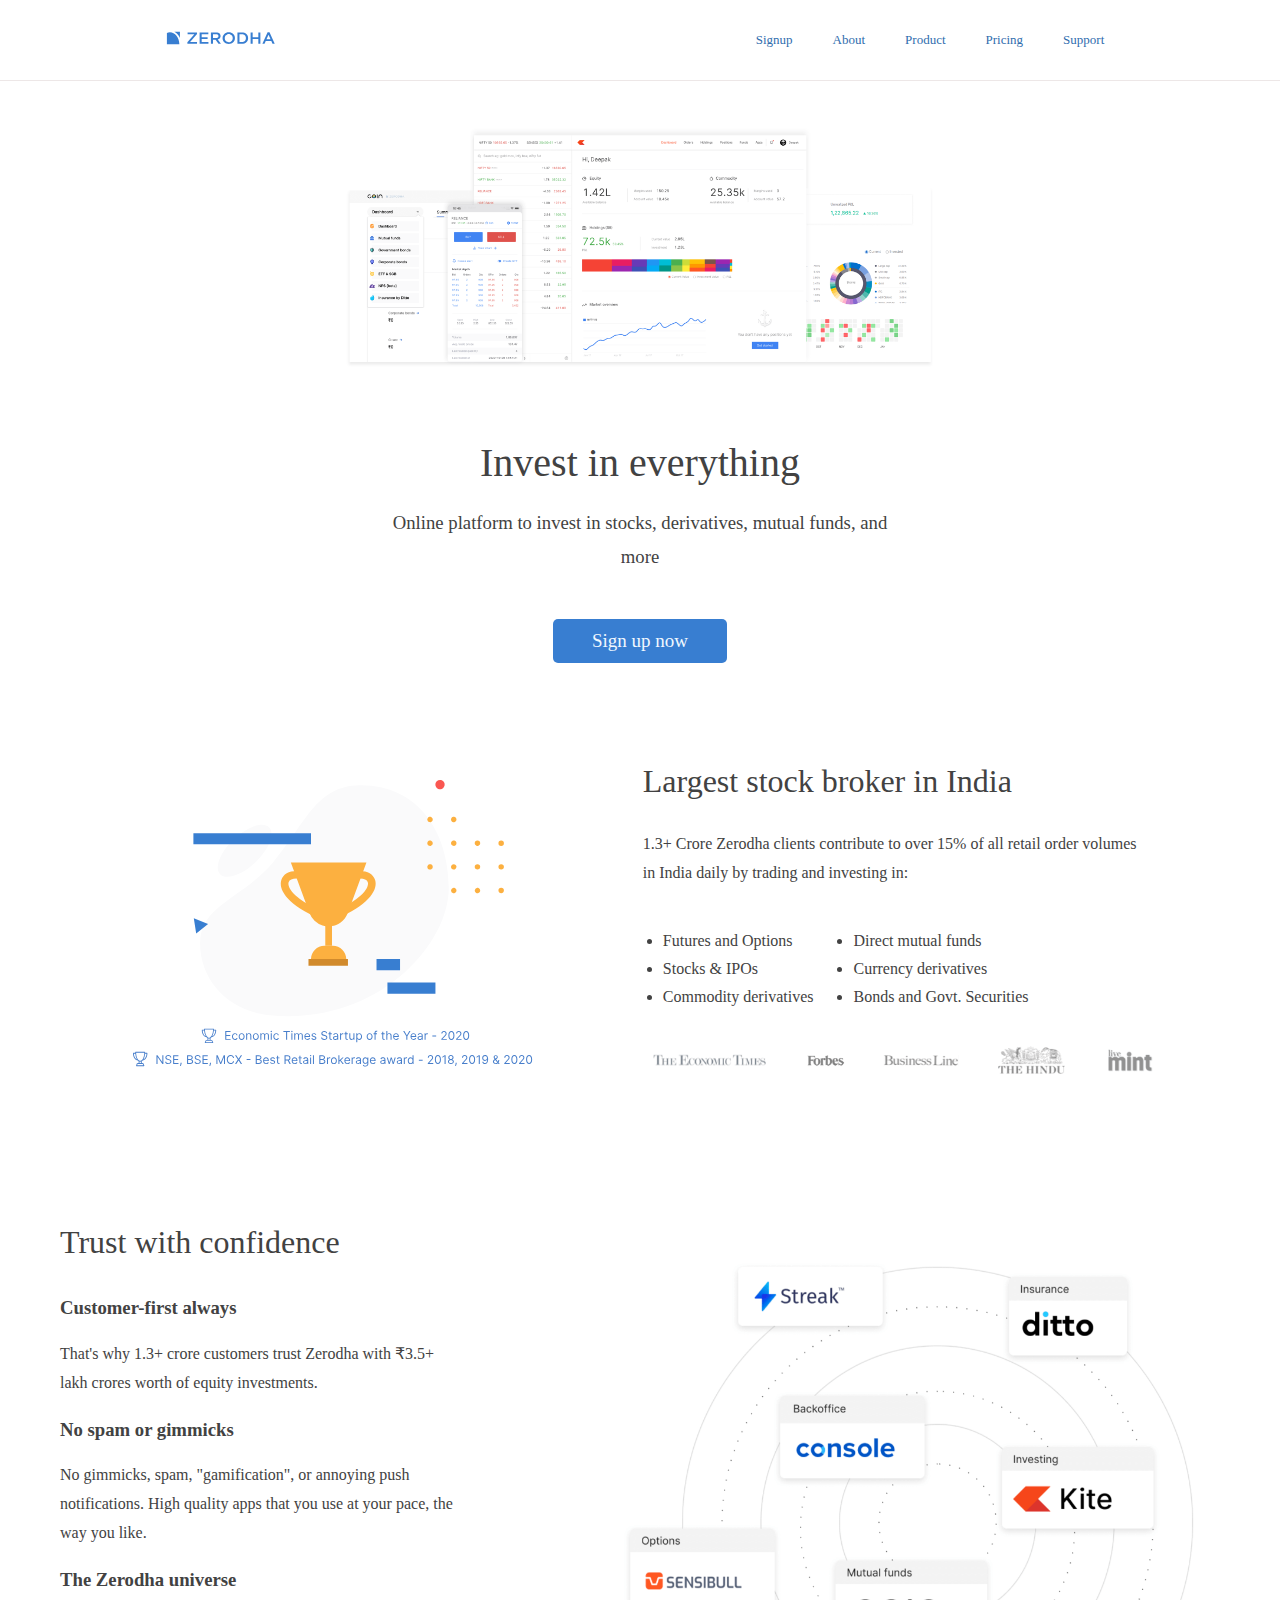
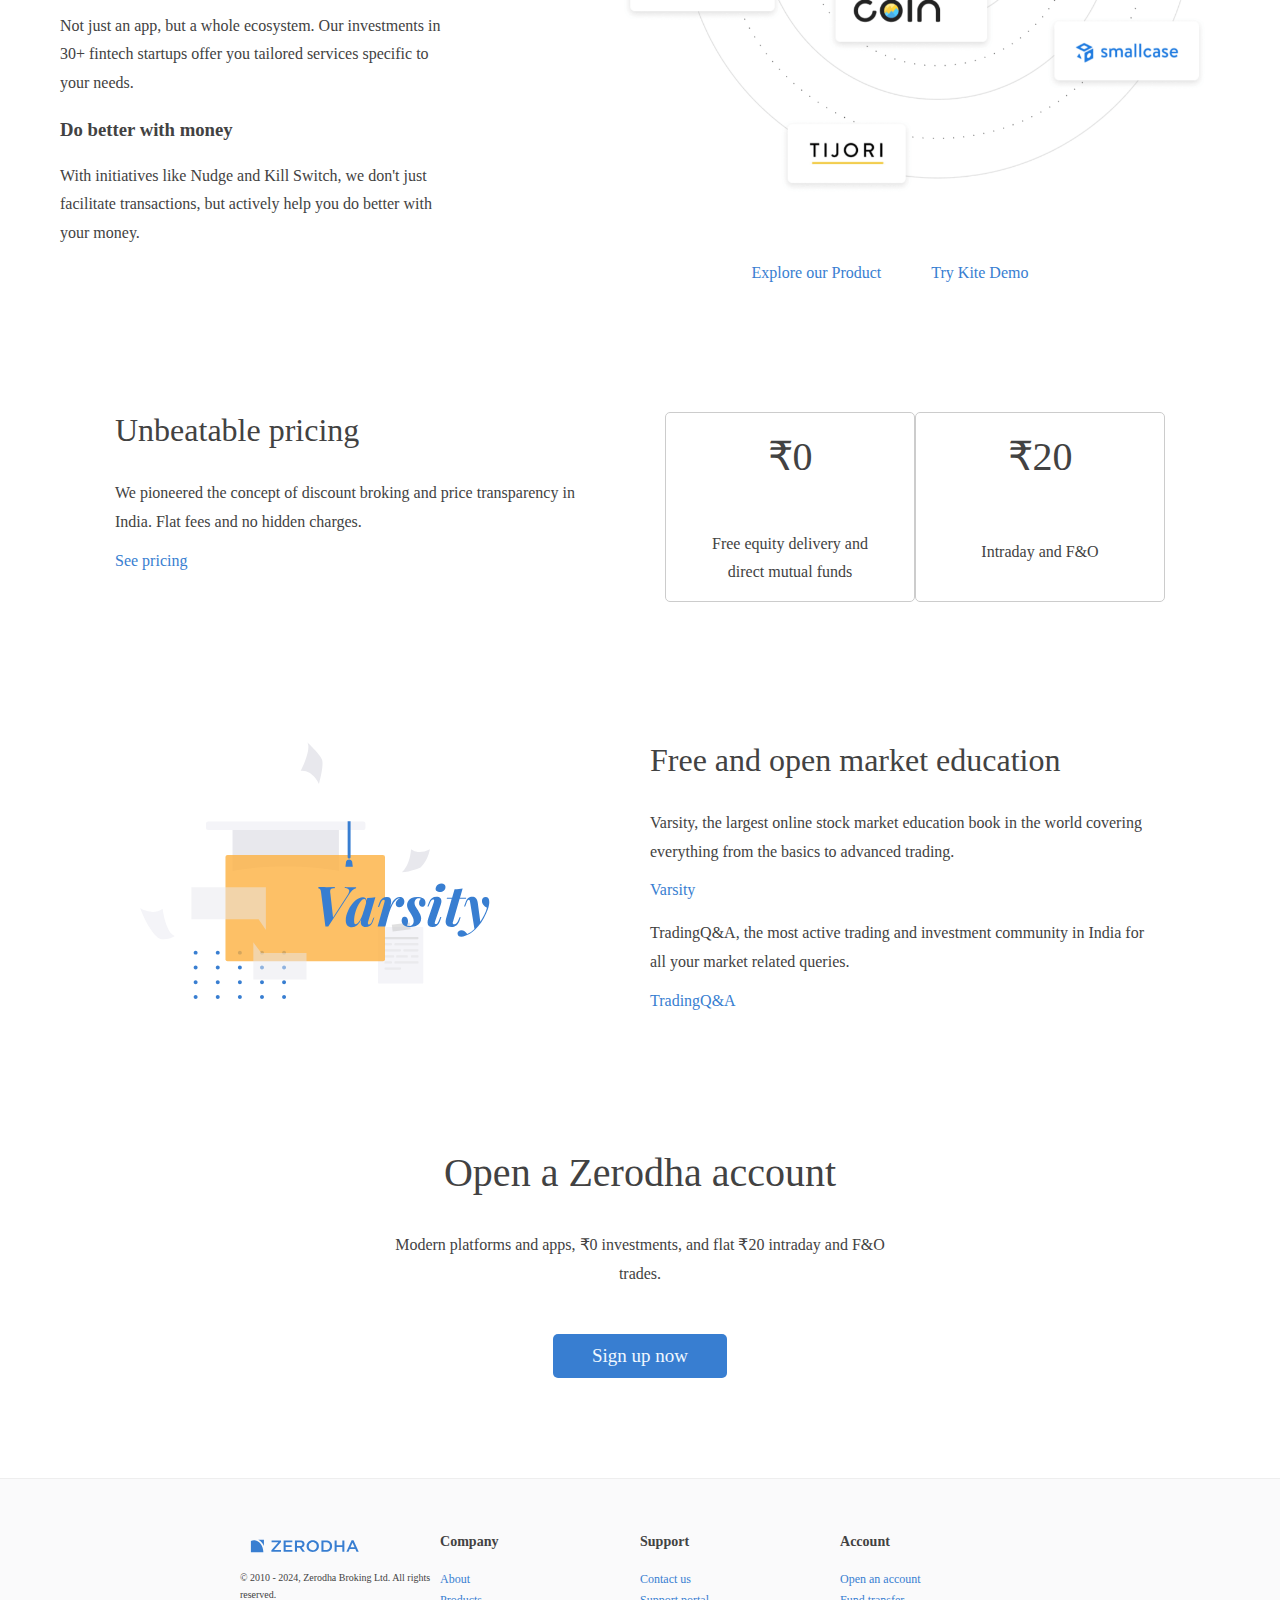
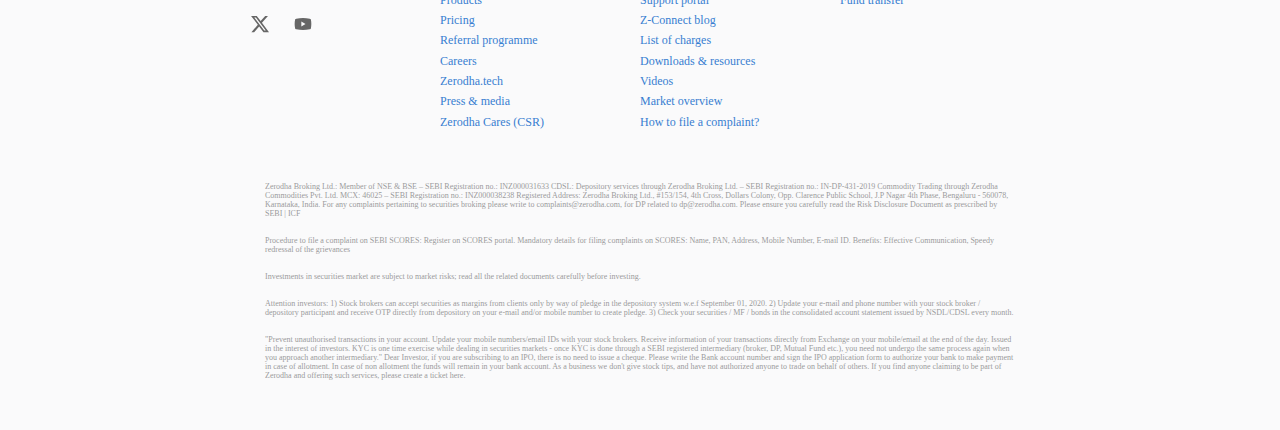
<file: index.html>
<!DOCTYPE html>
<html lang="en">

<head>
    <meta charset="UTF-8">
    <meta name="viewport" content="width=device-width, initial-scale=1.0">
    <title>Zerodha - India's biggest stock broker offering the lowest, cheapest brokerage rates for futures and options, commodity trading, equity and mutual funds</title>
    <link rel="stylesheet type=" text/css" href="style.css">
    <link rel="icon" type="image/png" href="/images/download.jpeg">
</head>

<body>
    <div class="main">
        <nav class="navbar">
            <div class="container">
                <div class="logo">
                    <a href="index.html"><img src="/images/logo.svg"></a>
                </div>
                <ul class="items">
                    <li class="item"><a href="/signupPageTwo.html"> Signup </a></li>
                    <li class="item"><a href="/about.html"> About </a></li>
                    <li class="item"><a href="/product.html"> Product </a></li>
                    <li class="item"><a href="/pricing.html"> Pricing </a></li>
                    <li class="item"><a href="/support.html"> Support </a></li>
                </ul>
            </div>
        </nav>

        <img class="mainimage" src="/images/landing.png">

        <div class="maincontent">
            <h1>Invest in everything</h1>
            <h3 class="online">Online platform to invest in stocks, derivatives, mutual funds, and more</h3>
            <button type="button"><a style="color: aliceblue;" href="/signupPageOne.html"> Sign up now</a></button>
        </div>

        <div class="secondcontainer">
            <img class="trophyimage" src="/images/largest-broker.svg">
            <div class="rightcontent">
                <h2>Largest stock broker in India</h2>
                <h4>1.3+ Crore Zerodha clients contribute to over 15% of all retail order volumes in India daily by
                    trading and investing in:</h4>
                <div class="featureshere">
                    <ol class="features1">
                        <li class="details">Futures and Options</li>
                        <li class="details">Stocks & IPOs</li>
                        <li class="details">Commodity derivatives</li>
                    </ol>
                    <ol class="features2">
                        <li class="details">Direct mutual funds</li>
                        <li class="details">Currency derivatives</li>
                        <li class="details">Bonds and Govt. Securities</li>
                    </ol>
                </div>
                <img class="awardimage" src="/images/press-logos.png">
            </div>
        </div>

        <div class="thirdcontainer">
            <div class="leftsidecontent">
                <h2>Trust with confidence</h2>
                <div class="cfa">
                    <h3>Customer-first always</h3>
                    <h4 class="gimmick">That's why 1.3+ crore customers trust Zerodha with ₹3.5+ lakh crores worth of
                        equity
                        investments.</h4>
                </div>
                <div class="cfa">
                    <h3>No spam or gimmicks</h3>
                    <h4 class="gimmick">No gimmicks, spam, "gamification", or annoying push notifications. High quality
                        apps that you
                        use at your pace, the way you like.</h4>
                </div>
                <div class="cfa">
                    <h3>The Zerodha universe</h3>
                    <h4 class="gimmick">Not just an app, but a whole ecosystem. Our investments in 30+ fintech startups
                        offer you
                        tailored services specific to your needs.</h4>
                </div>
                <div class="cfa">
                    <h3>Do better with money</h3>
                    <h4 class="gimmick">With initiatives like Nudge and Kill Switch, we don't just facilitate
                        transactions, but actively help you do better with your money.</h4>
                </div>
            </div>
            <div class="rightlinks">
                <img class="ecosystum" src="/images/ecosystem.png">
                <div class="anchorlinks">
                    <p><a>Explore our Product</a></p>
                    <p><a>Try Kite Demo</a></p>
                </div>
            </div>
        </div>

        <div class="fourthcontainer">
            <div class="unbeatable">
                <h2>Unbeatable pricing</h2>
                <h4>We pioneered the concept of discount broking and price transparency in India. Flat fees and no
                    hidden charges.
                </h4>
                <p>See pricing</p>
            </div>

            <div class="pricing">
                <h1 class="zerorupees">₹0</h1>
                <h4 class="freeequity">Free equity delivery and direct mutual funds</h4>
            </div>
            <div class="pricing">
                <h1 class="twentyrupees">₹20</h1>
                <h4 class="freeequity">Intraday and F&O</h4>
            </div>
        </div>

        <div class="fifthcontainer">
            <img class="varsity" src="/images/index-education.svg">

            <div class="varsityright">
                <h2>Free and open market education</h2>
                <h4>Varsity, the largest online stock market education book in the world covering everything from the
                    basics to advanced trading.</h4>
                <p class="varsity">Varsity</p>
                <h4>TradingQ&A, the most active trading and investment community in India for all your market related
                    queries.</h4>
                <p class="TradingQ">TradingQ&A</p>
            </div>
        </div>

        <div class="sixthcontainer">
            <h1>Open a Zerodha account</h1>
            <h4 class="Modern">Modern platforms and apps, ₹0 investments, and flat ₹20 intraday and F&O trades.</h4>
            <button type="button"><a  style="color: aliceblue;" href="/signupPageOne.html"> Sign up now</a></button>
        </div>

        <div class="footer">
            <div class="finalfooter">
                <div class="footertop">
                    <div class="column">
                        <div class="info">
                            <img class="footerlogo" src="/images/logo.svg">
                            <h5 class="trademark">© 2010 - 2024, Zerodha Broking Ltd. All rights reserved.</h5>
                            <img class="twitter" src="/images/x-twitter.svg">
                            <img class="youtube" src="/images/youtube.svg">
                        </div>
                    </div>
                    <div class="column">
                        <h3>Company</h3>
                        <p class="footerelem">About</p>
                        <p class="footerelem">Products</p>
                        <p class="footerelem">Pricing</p>
                        <p class="footerelem">Referral programme</p>
                        <p class="footerelem">Careers</p>
                        <p class="footerelem">Zerodha.tech</p>
                        <p class="footerelem">Press & media</p>
                        <p class="footerelem">Zerodha Cares (CSR)</p>
                    </div>
                    <div class="column">
                        <h3>Support</h3>
                        <p class="footerelem">Contact us</p>
                        <p class="footerelem">Support portal</p>
                        <p class="footerelem">Z-Connect blog</p>
                        <p class="footerelem">List of charges
                        </p>
                        <p class="footerelem">Downloads & resources</p>
                        <p class="footerelem">Videos</p>
                        <p class="footerelem">Market overview</p>
                        <p class="footerelem">How to file a complaint?</p>
                    </div>
                    <div class="column">
                        <h3>Account</h3>
                        <p class="footerelem">Open an account</p>
                        <p class="footerelem">Fund transfer</p>
                    </div>
                </div>
            </div>

            <div class="footerbottom">
                <p class="informationfooter">Zerodha Broking Ltd.: Member of NSE​ &amp;​ BSE – SEBI Registration no.:
                    INZ000031633 CDSL:
                    Depository services through Zerodha Broking Ltd. – SEBI Registration no.: IN-DP-431-2019
                    Commodity Trading through Zerodha Commodities Pvt. Ltd. MCX: 46025 – SEBI Registration no.:
                    INZ000038238 Registered Address: Zerodha Broking Ltd., #153/154, 4th Cross, Dollars Colony, Opp.
                    Clarence Public School, J.P Nagar 4th Phase, Bengaluru - 560078, Karnataka, India. For any
                    complaints pertaining to securities broking please write to complaints@zerodha.com, for DP
                    related to dp@zerodha.com. Please ensure you carefully read the Risk Disclosure Document as
                    prescribed by SEBI | ICF</p>

                <br>

                <p class="informationfooter">
                    Procedure to file a complaint on SEBI SCORES: Register on SCORES portal. Mandatory details for
                    filing complaints on SCORES: Name, PAN, Address, Mobile Number, E-mail ID. Benefits: Effective
                    Communication, Speedy redressal of the grievances

                </p>

                <br>

                <p class="informationfooter">Investments in securities market are subject to market risks; read all the
                    related documents carefully before investing.</p>

                <br>

                <p class="informationfooter">Attention investors: 1) Stock brokers can accept securities as margins from
                    clients only by way of pledge in the depository system w.e.f September 01, 2020. 2) Update your
                    e-mail and phone number with your stock broker / depository participant and receive OTP directly
                    from depository on your e-mail and/or mobile number to create pledge. 3) Check your securities / MF
                    / bonds in the consolidated account statement issued by NSDL/CDSL every month.</p>

                <br>

                <p class="informationfooter">"Prevent unauthorised transactions in your account. Update your mobile
                    numbers/email IDs with your stock brokers. Receive information of your transactions directly from
                    Exchange on your mobile/email at the end of the day. Issued in the interest of investors. KYC is one
                    time exercise while dealing in securities markets - once KYC is done through a SEBI registered
                    intermediary (broker, DP, Mutual Fund etc.), you need not undergo the same process again when you
                    approach another intermediary." Dear Investor, if you are subscribing to an IPO, there is no need to
                    issue a cheque. Please write the Bank account number and sign the IPO application form to authorize
                    your bank to make payment in case of allotment. In case of non allotment the funds will remain in
                    your bank account. As a business we don't give stock tips, and have not authorized anyone to trade
                    on behalf of others. If you find anyone claiming to be part of Zerodha and offering such services,
                    please create a ticket here.</p>
            </div>

        </div>
    </div>
</body>

</html>
</file>
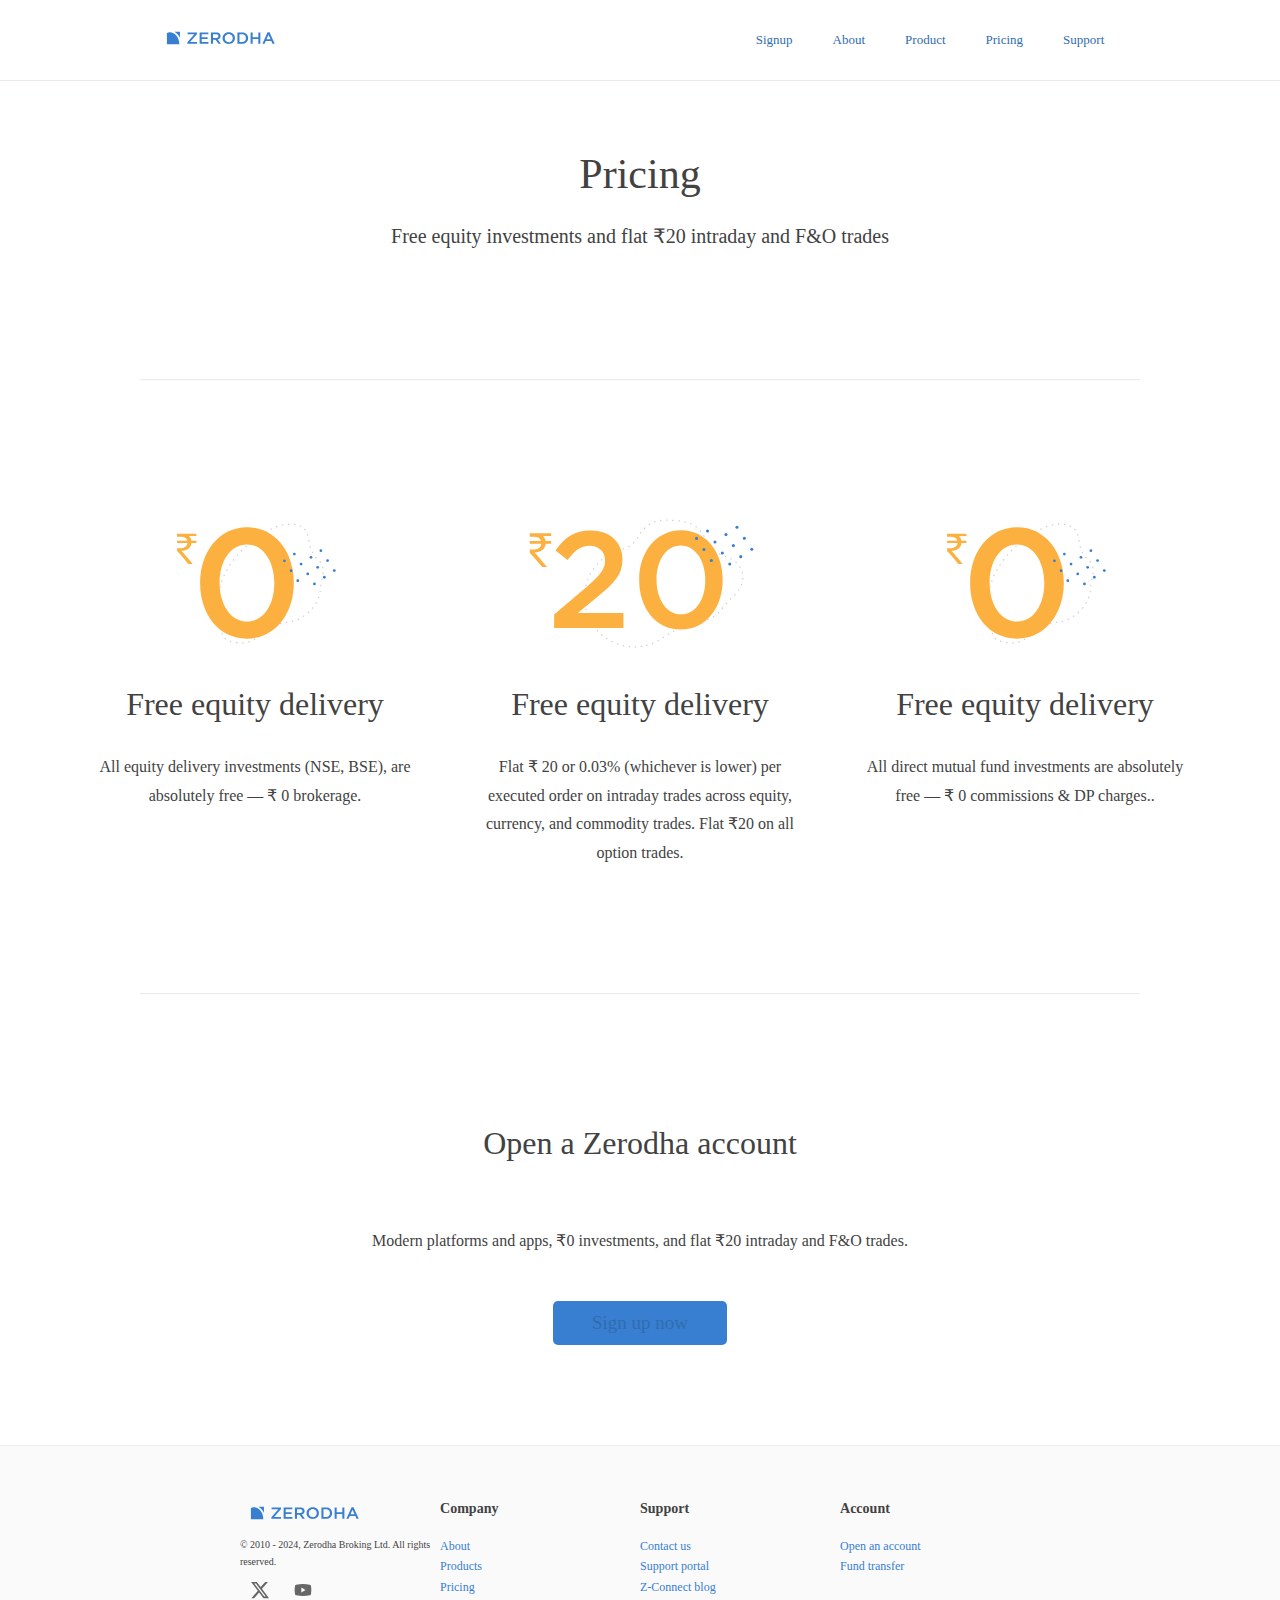
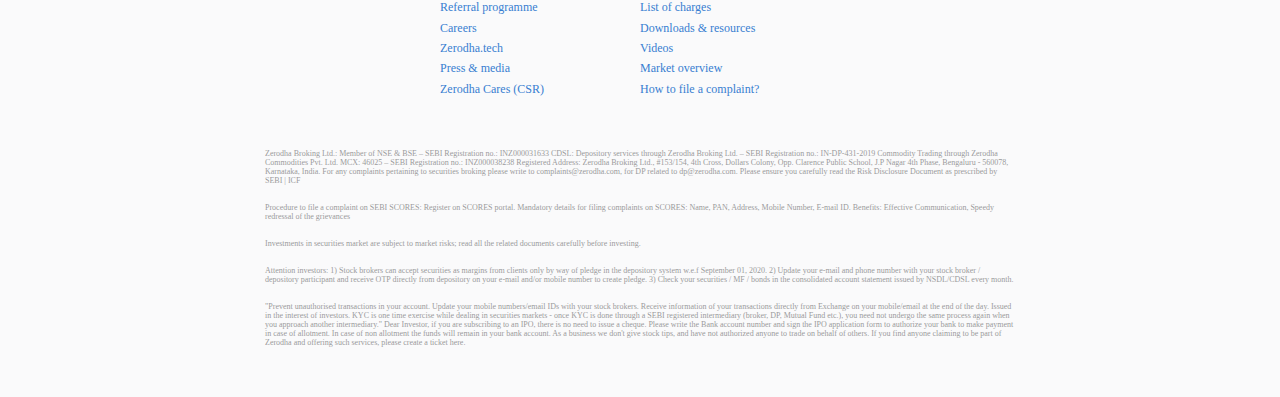
<file: pricing.html>
<!DOCTYPE html>
<html lang="en">

<head>
    <meta charset="UTF-8">
    <meta name="viewport" content="width=device-width, initial-scale=1.0">
    <title>Free equity investments and low brokerage trades at flat Rs 20 – Zerodha</title>
    <link rel="stylesheet type=" text/css" href="style.css">
    <link rel="icon" type="image/png" href="/images/download.jpeg">
</head>

<body>

    <div class="main">

        <nav class="navbar">
            <div class="container">
                <div class="logo">
                    <a href="index.html"><img src="/images/logo.svg"></a>
                </div>
                <ul class="items">
                    <li class="item"><a href="/signupPageTwo.html"> Signup </a></li>
                    <li class="item"><a href="/about.html"> About </a></li>
                    <li class="item"><a href="/product.html"> Product </a></li>
                    <li class="item"><a href="/pricing.html"> Pricing </a></li>
                    <li class="item"><a href="/support.html"> Support </a></li>
                </ul>
            </div>
        </nav>

        <h1 style="margin-top: 150px;font-size: 42px;">Pricing</h1>
        <h3 style="width: 1000px;font-weight: 400;text-align: center;margin-top: 20px;font-size: 20px;">Free equity
            investments and flat ₹20 intraday and F&O trades</h3>

        <hr style="width: 1000px;margin-top: 110px;">

        <div class="mainrowzero">
            <div class="firstcolumn">
                <img style="width: 250px;" src="/images/pricing-eq.svg">
                <h2>Free equity delivery</h2>
                <h4 style="width: 325px;text-align: center;">All equity delivery investments (NSE, BSE), are absolutely free — ₹ 0 brokerage.</h4>
            </div>
            <div class="firstcolumn">
                <img style="width: 250px;" src="/images/other-trades.svg">
                <h2>Free equity delivery</h2>
                <h4 style="width: 325px; text-align: center;">Flat ₹ 20 or 0.03% (whichever is lower) per executed order on intraday trades across equity, currency, and commodity trades. Flat ₹20 on all option trades.</h4>
            </div>
            <div class="firstcolumn">
                <img style="width: 250px;" src="/images/pricing-eq.svg">
                <h2>Free equity delivery</h2>
                <h4 style="width: 325px;text-align: center;">All direct mutual fund investments are absolutely free — ₹ 0 commissions & DP charges..</h4>
            </div>

        </div>

        <hr style="width: 1000px;margin-top: 110px;">

        <div class="sixthcontainer">
            <h2>Open a Zerodha account</h2>
            <h4 class="Modern" style="width: 1000px;">Modern platforms and apps, ₹0 investments, and flat ₹20 intraday and F&O trades.</h4>
            <button type="button"><a href="/signupPageOne.html"> Sign up now</a></button>
        </div>

        <div class="footer">
            <div class="finalfooter">
                <div class="footertop">
                    <div class="column">
                        <div class="info">
                            <img class="footerlogo" src="/images/logo.svg">
                            <h5 class="trademark">© 2010 - 2024, Zerodha Broking Ltd. All rights reserved.</h5>
                            <img class="twitter" src="/images/x-twitter.svg">
                            <img class="youtube" src="/images/youtube.svg">
                        </div>
                    </div>
                    <div class="column">
                        <h3>Company</h3>
                        <p class="footerelem">About</p>
                        <p class="footerelem">Products</p>
                        <p class="footerelem">Pricing</p>
                        <p class="footerelem">Referral programme</p>
                        <p class="footerelem">Careers</p>
                        <p class="footerelem">Zerodha.tech</p>
                        <p class="footerelem">Press & media</p>
                        <p class="footerelem">Zerodha Cares (CSR)</p>
                    </div>
                    <div class="column">
                        <h3>Support</h3>
                        <p class="footerelem">Contact us</p>
                        <p class="footerelem">Support portal</p>
                        <p class="footerelem">Z-Connect blog</p>
                        <p class="footerelem">List of charges
                        </p>
                        <p class="footerelem">Downloads & resources</p>
                        <p class="footerelem">Videos</p>
                        <p class="footerelem">Market overview</p>
                        <p class="footerelem">How to file a complaint?</p>
                    </div>
                    <div class="column">
                        <h3>Account</h3>
                        <p class="footerelem">Open an account</p>
                        <p class="footerelem">Fund transfer</p>
                    </div>
                </div>
            </div>

            <div class="footerbottom">
                <p class="informationfooter">Zerodha Broking Ltd.: Member of NSE​ &amp;​ BSE – SEBI Registration no.:
                    INZ000031633 CDSL:
                    Depository services through Zerodha Broking Ltd. – SEBI Registration no.: IN-DP-431-2019
                    Commodity Trading through Zerodha Commodities Pvt. Ltd. MCX: 46025 – SEBI Registration no.:
                    INZ000038238 Registered Address: Zerodha Broking Ltd., #153/154, 4th Cross, Dollars Colony, Opp.
                    Clarence Public School, J.P Nagar 4th Phase, Bengaluru - 560078, Karnataka, India. For any
                    complaints pertaining to securities broking please write to complaints@zerodha.com, for DP
                    related to dp@zerodha.com. Please ensure you carefully read the Risk Disclosure Document as
                    prescribed by SEBI | ICF</p>

                <br>

                <p class="informationfooter">
                    Procedure to file a complaint on SEBI SCORES: Register on SCORES portal. Mandatory details for
                    filing complaints on SCORES: Name, PAN, Address, Mobile Number, E-mail ID. Benefits: Effective
                    Communication, Speedy redressal of the grievances

                </p>

                <br>

                <p class="informationfooter">Investments in securities market are subject to market risks; read all the
                    related documents carefully before investing.</p>

                <br>

                <p class="informationfooter">Attention investors: 1) Stock brokers can accept securities as margins from
                    clients only by way of pledge in the depository system w.e.f September 01, 2020. 2) Update your
                    e-mail and phone number with your stock broker / depository participant and receive OTP directly
                    from depository on your e-mail and/or mobile number to create pledge. 3) Check your securities / MF
                    / bonds in the consolidated account statement issued by NSDL/CDSL every month.</p>

                <br>

                <p class="informationfooter">"Prevent unauthorised transactions in your account. Update your mobile
                    numbers/email IDs with your stock brokers. Receive information of your transactions directly from
                    Exchange on your mobile/email at the end of the day. Issued in the interest of investors. KYC is one
                    time exercise while dealing in securities markets - once KYC is done through a SEBI registered
                    intermediary (broker, DP, Mutual Fund etc.), you need not undergo the same process again when you
                    approach another intermediary." Dear Investor, if you are subscribing to an IPO, there is no need to
                    issue a cheque. Please write the Bank account number and sign the IPO application form to authorize
                    your bank to make payment in case of allotment. In case of non allotment the funds will remain in
                    your bank account. As a business we don't give stock tips, and have not authorized anyone to trade
                    on behalf of others. If you find anyone claiming to be part of Zerodha and offering such services,
                    please create a ticket here.</p>
            </div>

        </div>

    </div>

    

</body>

</html>
</file>
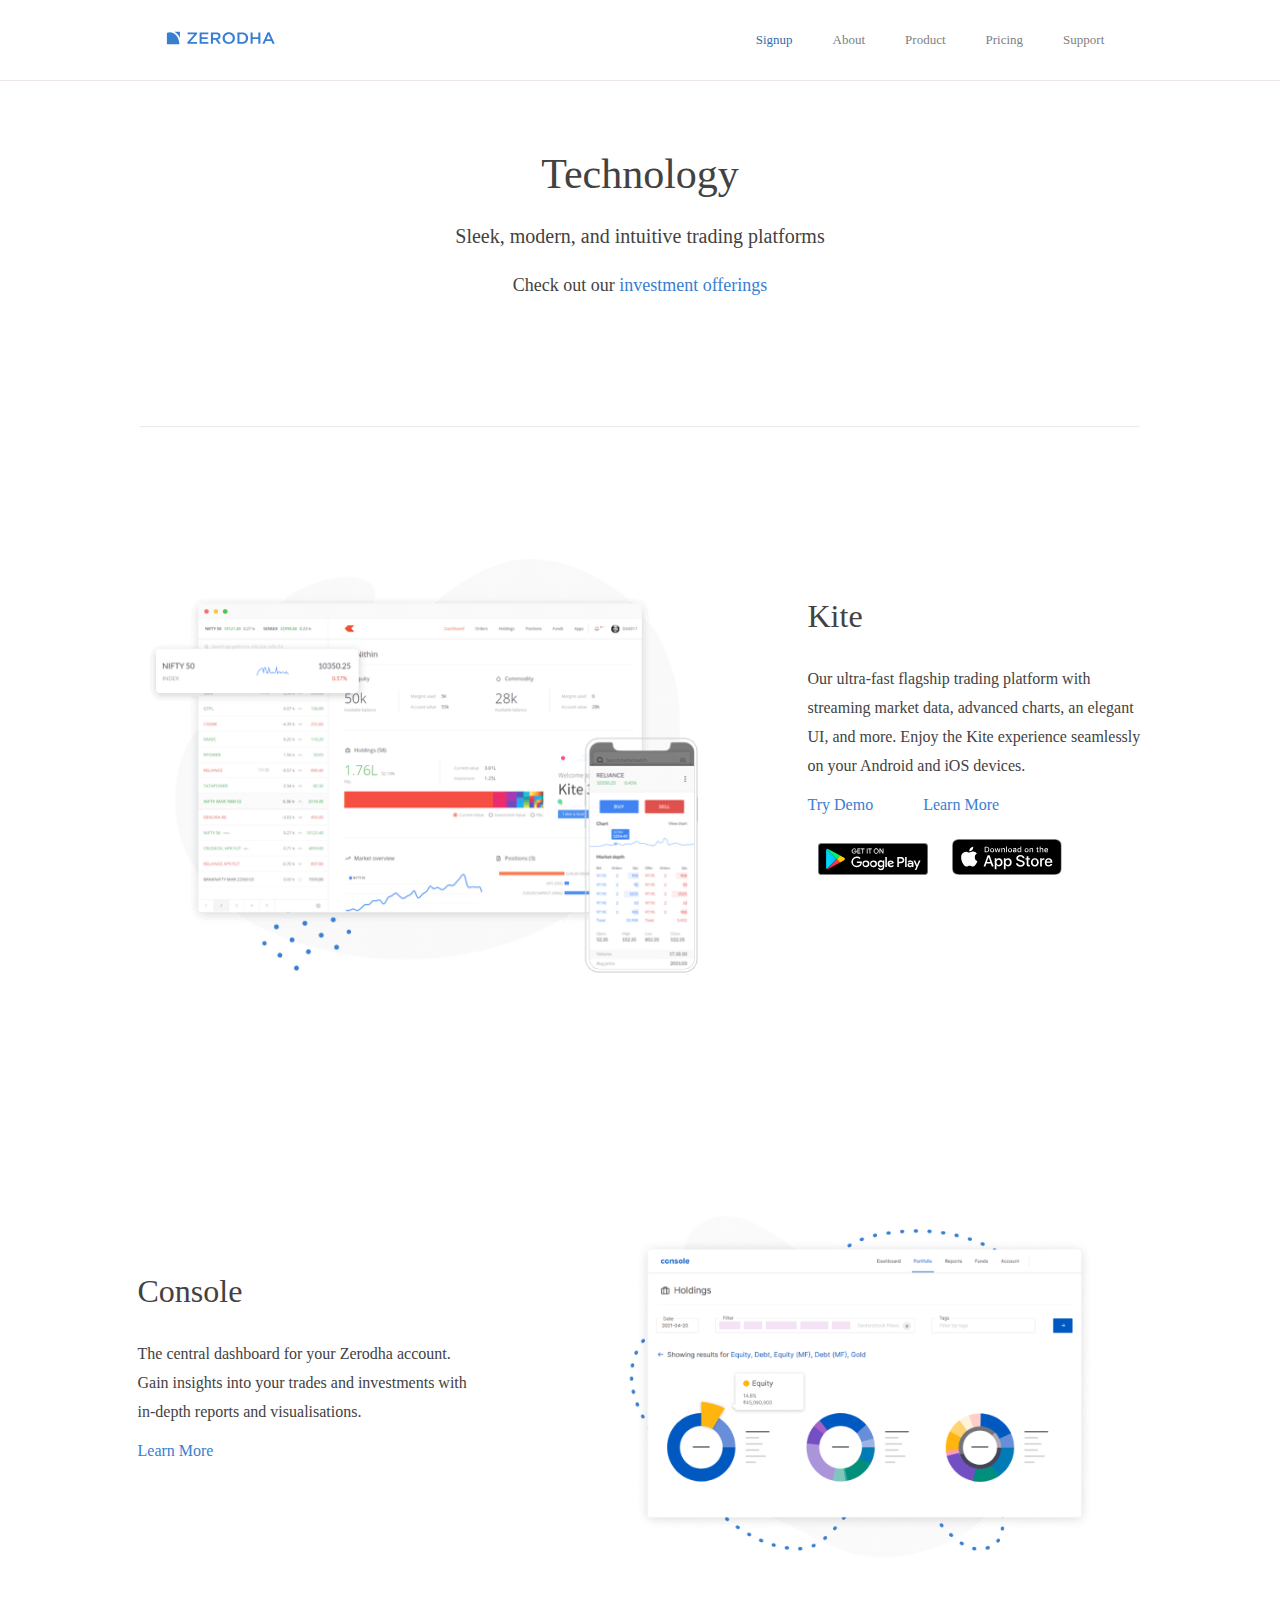
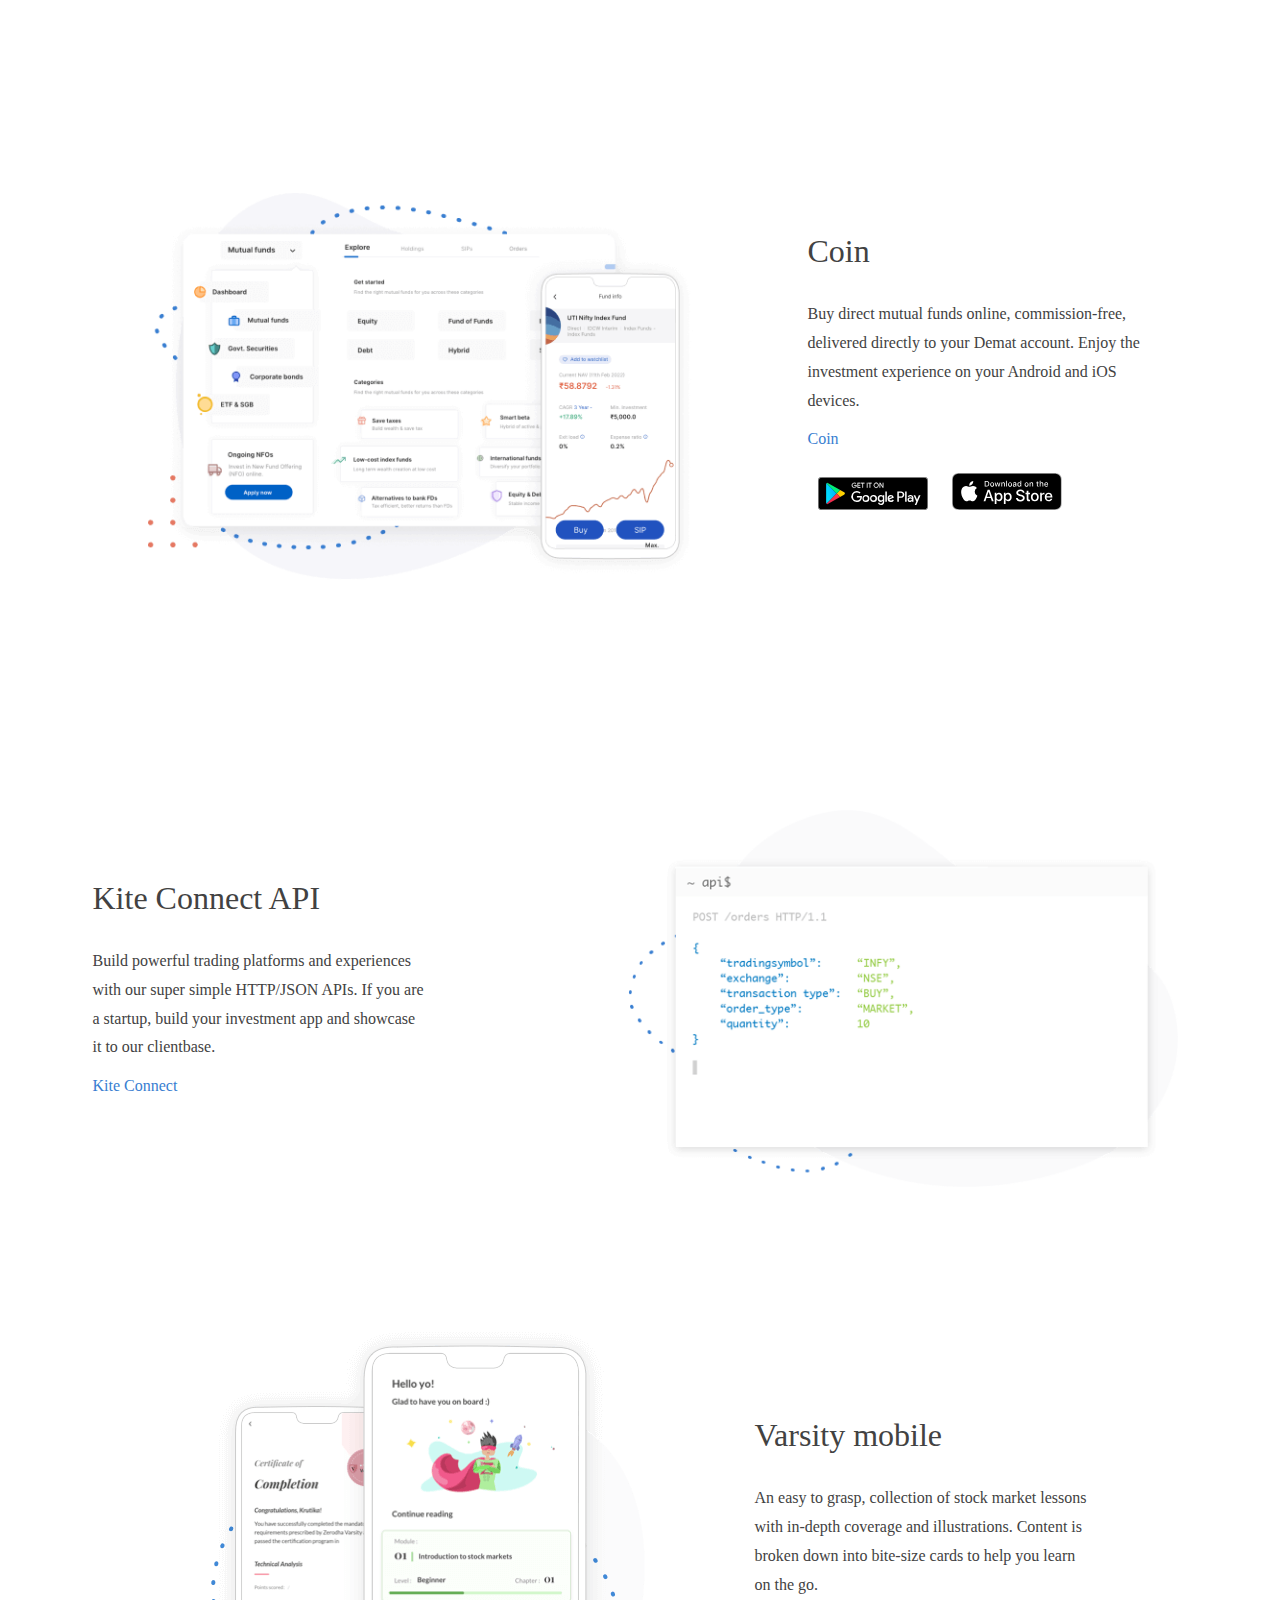
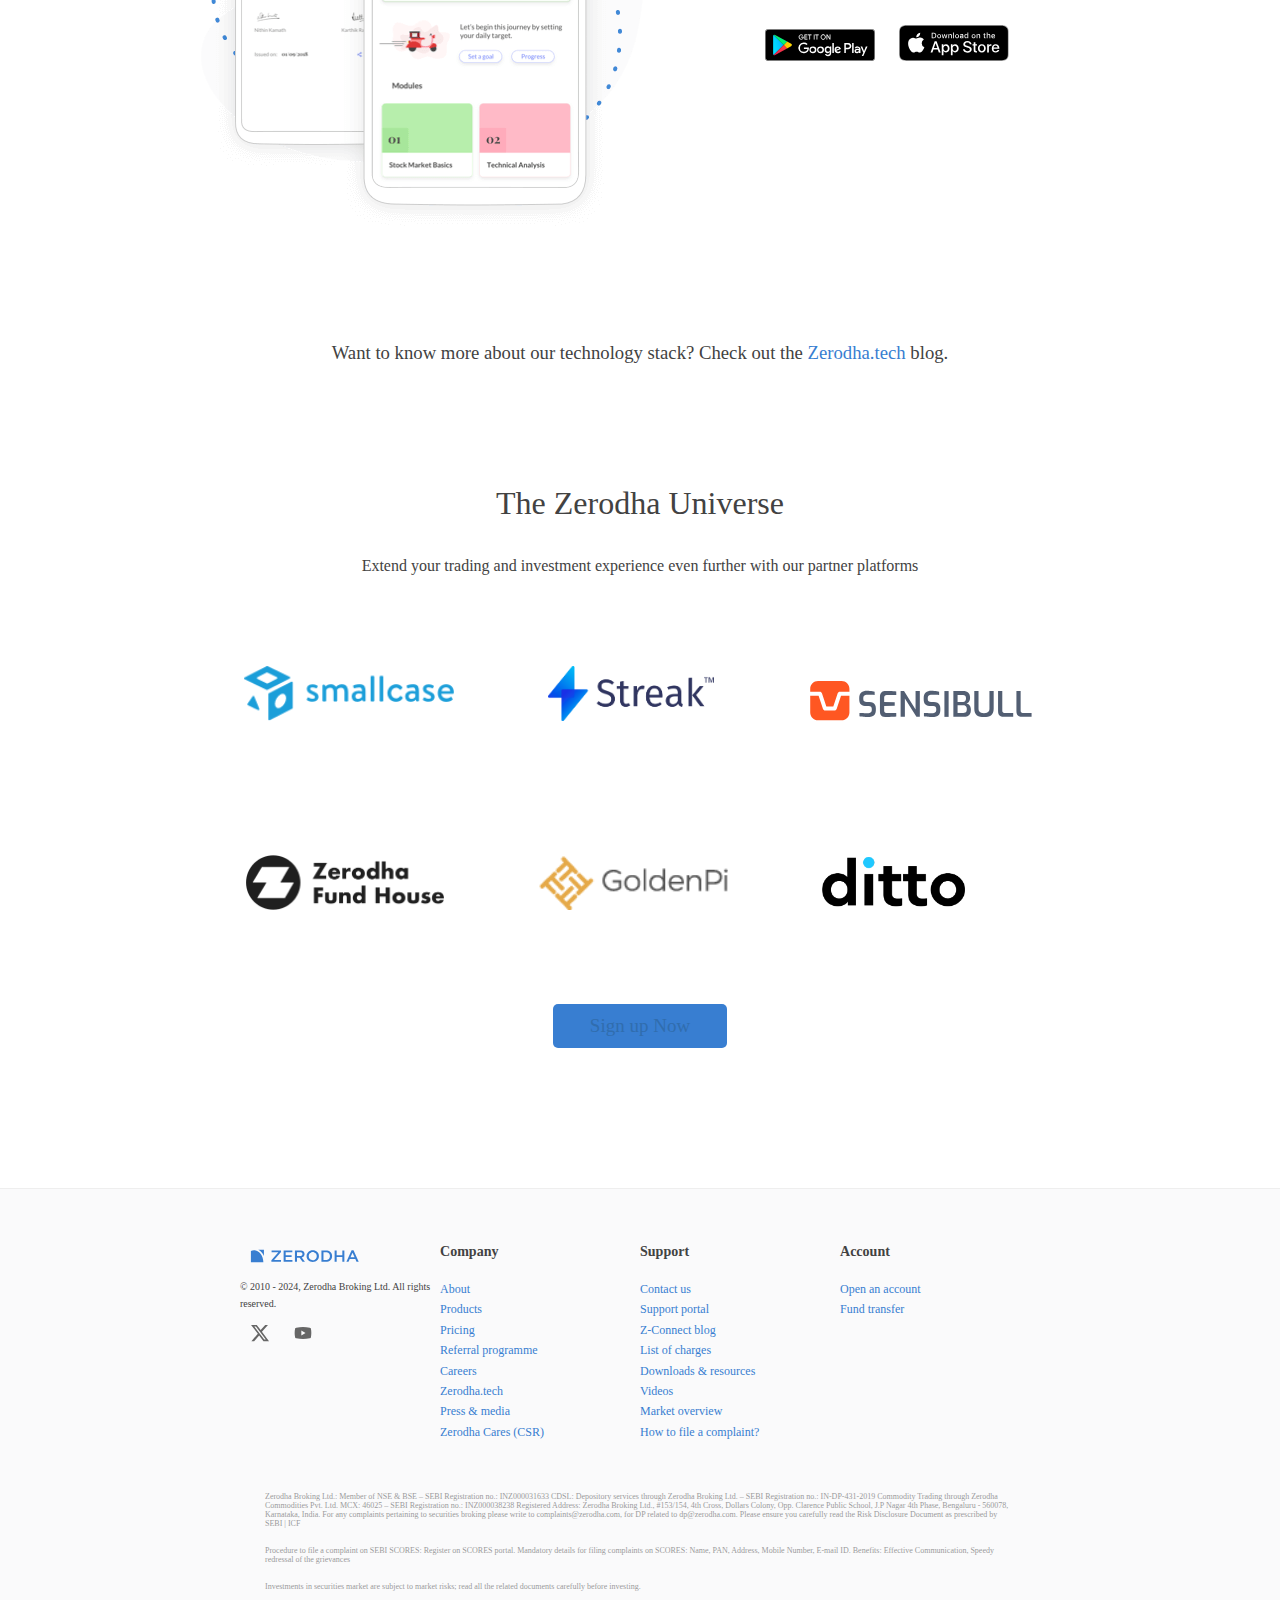
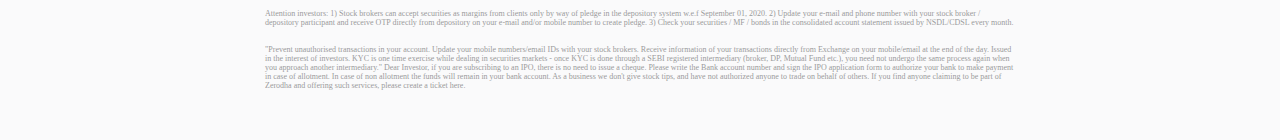
<file: product.html>
<!DOCTYPE html>
<html lang="en">

<head>
    <meta charset="UTF-8">
    <meta name="viewport" content="width=device-width, initial-scale=1.0">
    <title>ZerodhaClone</title>
    <link rel="stylesheet type=" text/css" href="style.css">
</head>

<body>
    <div class="main">
        <nav class="navbar">
            <div class="container">
                <div class="logo">
                    <a href="index.html"><img src="/images/logo.svg"></a>
                </div>
                <ul class="items">
                    <li class="item"><a href="/signupPageTwo.html"> Signup </a></li>
                    <li class="item">About</li>
                    <li class="item">Product</li>
                    <li class="item">Pricing</li>
                    <li class="item">Support</li>
                </ul>
            </div>
        </nav>

        <h1 style="margin-top: 150px;font-size: 42px;">Technology</h1>
        <h3 style="width: 1000px;font-weight: 400;text-align: center;margin-top: 20px;font-size: 20px;">Sleek, modern,
            and intuitive trading platforms</h3>
        <h3 style="width: 1000px;font-weight: 400;text-align: center;font-size: 18px;">Check out our <span
                style="color:#387ed1;">investment offerings</span></h3>

        <hr style="width: 1000px;margin-top: 110px;">

        <div class="kitecontainer">
            <img style="width: 550px;" src="/images/New folder/products-kite.png">
            <div class="kitecontainerright">
                <h2>Kite </h2>
                <h4 style="width: 335px;">Our ultra-fast flagship trading platform with streaming market data, advanced
                    charts, an elegant UI,
                    and more. Enjoy the Kite experience seamlessly on your Android and iOS devices.</h4>
                <div class="trydemo">
                    <p>Try Demo</p>
                    <p>Learn More</p>
                </div>
                <div class="playstoreappstore" style="margin-right: 30px;">
                    <img src="/images/New folder/google-play-badge.svg">
                    <img src="/images/New folder/appstore-badge.svg">
                </div>
            </div>
        </div>

        <div class="consolecontainer">
            <div class="consolecontainerleft">
                <h2>Console</h2>
                <h4 style="width: 335px;">The central dashboard for your Zerodha account. Gain insights into your trades
                    and investments with
                    in-depth reports and visualisations.</h4>
                <p>Learn More</p>
            </div>
            <img style="width: 550px;" src="images/New folder/products-console.png">
        </div>

        <div class="coincontainer">
            <img style="width: 550px;" src="/images/New folder/products-coin.png">
            <div class="coincontainerright">
                <h2>Coin </h2>
                <h4 style="width: 335px;">Buy direct mutual funds online, commission-free, delivered directly to your
                    Demat account. Enjoy the investment experience on your Android and iOS devices.</h4>
                <div class="trydemo">
                    <p>Coin</p>
                    <!-- <p>Learn More</p> -->
                </div>
                <div class="playstoreappstore" style="margin-right: 30px;">
                    <img src="/images/New folder/google-play-badge.svg">
                    <img src="/images/New folder/appstore-badge.svg">
                </div>
            </div>
        </div>

        <div class="kiteconnectcontainer">
            <div class="kiteconnectcontainerleft">
                <h2>Kite Connect API</h2>
                <h4 style="width: 335px;">Build powerful trading platforms and experiences with our super simple
                    HTTP/JSON APIs. If you are a startup, build your investment app and showcase it to our clientbase.
                </h4>
                <p>Kite Connect</p>
            </div>
            <img style="width: 550px;margin-top: 100px;margin-left: 100px;"
                src="images/New folder/products-kiteconnect.png">
        </div>

        <div class="varsitycontainer">
            <img style="width: 444px;" src="/images/New folder/varsity-products.png">
            <div style="margin-top: 100px;margin-left: 100px;" class="varsitycontainerright">
                <h2>Varsity mobile </h2>
                <h4 style="width: 335px;">An easy to grasp, collection of stock market lessons with in-depth coverage
                    and illustrations. Content is broken down into bite-size cards to help you learn on the go.
                </h4>
                <div class="playstoreappstore" style="margin-right: 30px;">
                    <img src="/images/New folder/google-play-badge.svg">
                    <img src="/images/New folder/appstore-badge.svg">
                </div>
            </div>
        </div>

        <h3 style="width: 1000px;text-align: center; margin-top: 100px;font-weight: 450;">Want to know more about our technology stack? Check out the <span style="color: #387ed1;">Zerodha.tech</span> blog.</h3>

        <div class="zerodhauniverse" style="margin-top: 100px;text-align:center;">
            <h2 style="text-align: center;">The Zerodha Universe</h2>
            <h4 style="width: 1100px;text-align: center;">Extend your trading and investment experience even further with our partner platforms</h4>

            <div style="margin-top: 60px"; class="firstrowimages">
                <img style="width: 210px;" src="/images/New folder/smallcase-logo.png">
                <img style="width: 166px;margin-left: 80px;margin-right: 80px;  " src="/images/New folder/streak-logo.png">
                <img style="width: 228px;margin-bottom: 10px;" src="/images/New folder/sensibull-logo.svg">
            </div>

            <div style="margin-top: 60px;" class="firstrowimages">
                <img style="width: 198px;margin-right: 80px;margin-top: 60px;" src="/images/New folder/zerodhafundhouse.png">
                <img style="width: 190px;margin-right: 80px;  " src="/images/New folder/goldenpi-logo.png">
                <img style="width: 143px;margin-right: 80px;  " src="/images/New folder/ditto-logo.png">
            </div>

            <button style="margin-top: 80px;margin-bottom: 40px;" class="btn"><a href="/signupPageOne.html"> Sign up Now </a></button>

        </div>

        <div class="footer">
            <div class="finalfooter">
                <div class="footertop">
                    <div class="column">
                        <div class="info">
                            <img class="footerlogo" src="/images/logo.svg">
                            <h5 class="trademark">© 2010 - 2024, Zerodha Broking Ltd. All rights reserved.</h5>
                            <img class="twitter" src="/images/x-twitter.svg">
                            <img class="youtube" src="/images/youtube.svg">
                        </div>
                    </div>
                    <div class="column">
                        <h3>Company</h3>
                        <p class="footerelem">About</p>
                        <p class="footerelem">Products</p>
                        <p class="footerelem">Pricing</p>
                        <p class="footerelem">Referral programme</p>
                        <p class="footerelem">Careers</p>
                        <p class="footerelem">Zerodha.tech</p>
                        <p class="footerelem">Press & media</p>
                        <p class="footerelem">Zerodha Cares (CSR)</p>
                    </div>
                    <div class="column">
                        <h3>Support</h3>
                        <p class="footerelem">Contact us</p>
                        <p class="footerelem">Support portal</p>
                        <p class="footerelem">Z-Connect blog</p>
                        <p class="footerelem">List of charges
                        </p>
                        <p class="footerelem">Downloads & resources</p>
                        <p class="footerelem">Videos</p>
                        <p class="footerelem">Market overview</p>
                        <p class="footerelem">How to file a complaint?</p>
                    </div>
                    <div class="column">
                        <h3>Account</h3>
                        <p class="footerelem">Open an account</p>
                        <p class="footerelem">Fund transfer</p>
                    </div>
                </div>
            </div>

            <div class="footerbottom">
                <p class="informationfooter">Zerodha Broking Ltd.: Member of NSE​ &amp;​ BSE – SEBI Registration no.:
                    INZ000031633 CDSL:
                    Depository services through Zerodha Broking Ltd. – SEBI Registration no.: IN-DP-431-2019
                    Commodity Trading through Zerodha Commodities Pvt. Ltd. MCX: 46025 – SEBI Registration no.:
                    INZ000038238 Registered Address: Zerodha Broking Ltd., #153/154, 4th Cross, Dollars Colony, Opp.
                    Clarence Public School, J.P Nagar 4th Phase, Bengaluru - 560078, Karnataka, India. For any
                    complaints pertaining to securities broking please write to complaints@zerodha.com, for DP
                    related to dp@zerodha.com. Please ensure you carefully read the Risk Disclosure Document as
                    prescribed by SEBI | ICF</p>

                <br>

                <p class="informationfooter">
                    Procedure to file a complaint on SEBI SCORES: Register on SCORES portal. Mandatory details for
                    filing complaints on SCORES: Name, PAN, Address, Mobile Number, E-mail ID. Benefits: Effective
                    Communication, Speedy redressal of the grievances

                </p>

                <br>

                <p class="informationfooter">Investments in securities market are subject to market risks; read all the
                    related documents carefully before investing.</p>

                <br>

                <p class="informationfooter">Attention investors: 1) Stock brokers can accept securities as margins from
                    clients only by way of pledge in the depository system w.e.f September 01, 2020. 2) Update your
                    e-mail and phone number with your stock broker / depository participant and receive OTP directly
                    from depository on your e-mail and/or mobile number to create pledge. 3) Check your securities / MF
                    / bonds in the consolidated account statement issued by NSDL/CDSL every month.</p>

                <br>

                <p class="informationfooter">"Prevent unauthorised transactions in your account. Update your mobile
                    numbers/email IDs with your stock brokers. Receive information of your transactions directly from
                    Exchange on your mobile/email at the end of the day. Issued in the interest of investors. KYC is one
                    time exercise while dealing in securities markets - once KYC is done through a SEBI registered
                    intermediary (broker, DP, Mutual Fund etc.), you need not undergo the same process again when you
                    approach another intermediary." Dear Investor, if you are subscribing to an IPO, there is no need to
                    issue a cheque. Please write the Bank account number and sign the IPO application form to authorize
                    your bank to make payment in case of allotment. In case of non allotment the funds will remain in
                    your bank account. As a business we don't give stock tips, and have not authorized anyone to trade
                    on behalf of others. If you find anyone claiming to be part of Zerodha and offering such services,
                    please create a ticket here.</p>
            </div>

        </div>


    </div>
</body>

</html>
</file>
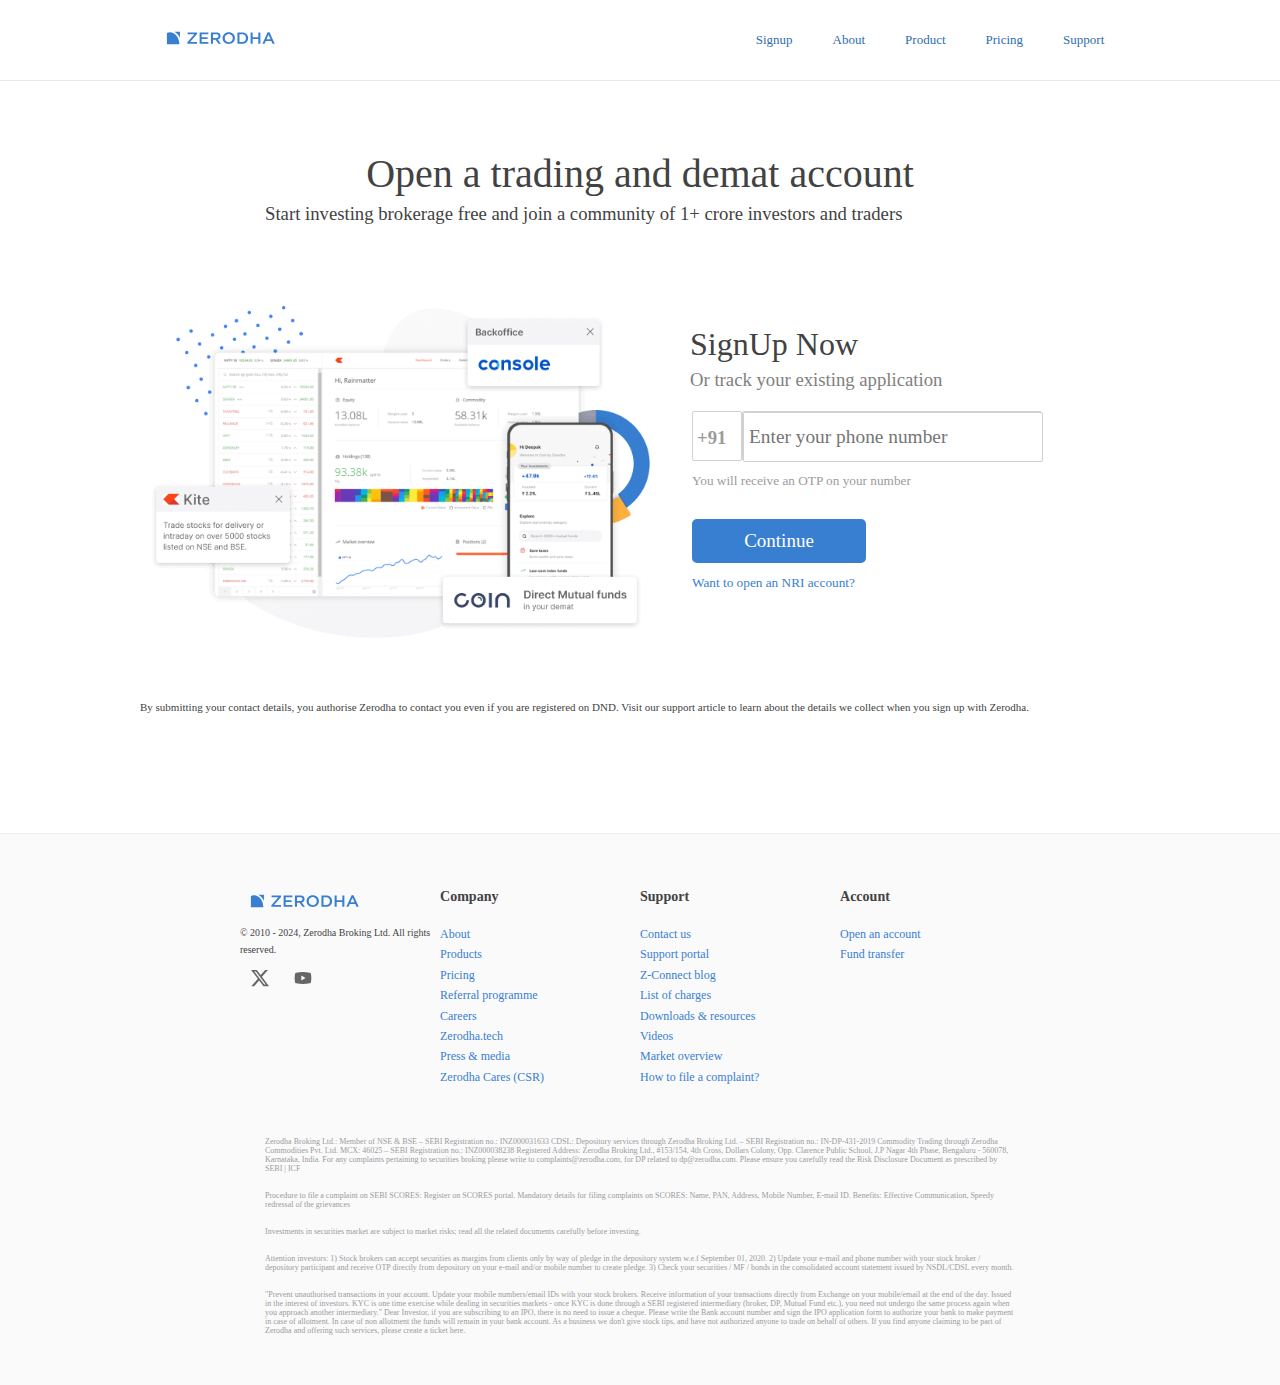
<file: signupPageOne.html>
<!DOCTYPE html>
<html lang="en">

<head>
    <meta charset="UTF-8">
    <meta name="viewport" content="width=device-width, initial-scale=1.0">
    <title>Signup and open a Zerodha trading and demat account online and start investing – Zerodha</title>
    <link rel="stylesheet type=" text/css" href="style.css">
    <link rel="icon" type="image/png" href="/images/download.jpeg">
</head>

<body>
    <div class="main">
        <nav class="navbar">
            <div class="container">
                <div class="logo">
                    <a href="index.html"><img src="/images/logo.svg"></a>
                </div>
                <ul class="items">
                    <li class="item"><a href="/signupPageTwo.html"> Signup </a></li>
                    <li class="item"><a href="/about.html"> About </a></li>
                    <li class="item"><a href="/product.html"> Product </a></li>
                    <li class="item"><a href="/pricing.html"> Pricing </a></li>
                    <li class="item"><a href="/support.html"> Support </a></li>
                </ul>
            </div>
        </nav>

        <h1 style="margin-top: 150px;">Open a trading and demat account</h1>
        <h3 style="width: 1000px;margin-left: 250px;font-weight: 300;">Start investing brokerage free and join a
            community of 1+ crore investors and traders</h3>


        <div class="signuppage">
            <img style="width: 500px;" src="/images/account_open.png">
            <div class="rightsignup">
                <div class="signupinfo">
                    <h2 style="padding-bottom: 0; padding-top: 30px; padding-left: 30px;">SignUp Now</h2>
                    <h3 style="font-weight: 300; color: grey;padding-left: 30px;">Or track your existing application
                    </h3>
                </div>

                <div style="padding-left: 32px;" class="inputbox">
                    <div class="smallboxes">
                        <h3 style="color: #9b9b9b;padding-left: 4px;padding-top: 9px;">+91</h3>
                    </div>
                    <div class="bigboxes">
                        <input style="padding-left: 5px;" type="text" value="" placeholder="Enter your phone number" class="bigboxes">
                    </div>
                </div>

                <h5 style="font-weight: 400;color: #9b9b9b;padding-left: 32px;padding-top: 12px;">You will receive an
                    OTP on your number</h5>

                <div style="padding-left: 32px;" class="btnbox">
                    <button type="button" class="button">Continue</button>
                </div>

                <h5 style="font-weight: 400;color: #387ed1;padding-left: 32px;padding-top: 12px;">Want to open an NRI
                    account?</h5>

            </div>
        </div>

        <h4 style="width: 1000px;margin-top: 50px; font-size: 11px;">By submitting your contact details, you authorise
            Zerodha to contact you even if you are registered on DND. Visit our support article to learn about the
            details we collect when you sign up with Zerodha.</h4>


        <div class="footer">
            <div class="finalfooter">
                <div class="footertop">
                    <div class="column">
                        <div class="info">
                            <img class="footerlogo" src="/images/logo.svg">
                            <h5 class="trademark">© 2010 - 2024, Zerodha Broking Ltd. All rights reserved.</h5>
                            <img class="twitter" src="/images/x-twitter.svg">
                            <img class="youtube" src="/images/youtube.svg">
                        </div>
                    </div>
                    <div class="column">
                        <h3>Company</h3>
                        <p class="footerelem">About</p>
                        <p class="footerelem">Products</p>
                        <p class="footerelem">Pricing</p>
                        <p class="footerelem">Referral programme</p>
                        <p class="footerelem">Careers</p>
                        <p class="footerelem">Zerodha.tech</p>
                        <p class="footerelem">Press & media</p>
                        <p class="footerelem">Zerodha Cares (CSR)</p>
                    </div>
                    <div class="column">
                        <h3>Support</h3>
                        <p class="footerelem">Contact us</p>
                        <p class="footerelem">Support portal</p>
                        <p class="footerelem">Z-Connect blog</p>
                        <p class="footerelem">List of charges
                        </p>
                        <p class="footerelem">Downloads & resources</p>
                        <p class="footerelem">Videos</p>
                        <p class="footerelem">Market overview</p>
                        <p class="footerelem">How to file a complaint?</p>
                    </div>
                    <div class="column">
                        <h3>Account</h3>
                        <p class="footerelem">Open an account</p>
                        <p class="footerelem">Fund transfer</p>
                    </div>
                </div>
            </div>

            <div class="footerbottom">
                <p class="informationfooter">Zerodha Broking Ltd.: Member of NSE​ &amp;​ BSE – SEBI Registration no.:
                    INZ000031633 CDSL:
                    Depository services through Zerodha Broking Ltd. – SEBI Registration no.: IN-DP-431-2019
                    Commodity Trading through Zerodha Commodities Pvt. Ltd. MCX: 46025 – SEBI Registration no.:
                    INZ000038238 Registered Address: Zerodha Broking Ltd., #153/154, 4th Cross, Dollars Colony, Opp.
                    Clarence Public School, J.P Nagar 4th Phase, Bengaluru - 560078, Karnataka, India. For any
                    complaints pertaining to securities broking please write to complaints@zerodha.com, for DP
                    related to dp@zerodha.com. Please ensure you carefully read the Risk Disclosure Document as
                    prescribed by SEBI | ICF</p>

                <br>

                <p class="informationfooter">
                    Procedure to file a complaint on SEBI SCORES: Register on SCORES portal. Mandatory details for
                    filing complaints on SCORES: Name, PAN, Address, Mobile Number, E-mail ID. Benefits: Effective
                    Communication, Speedy redressal of the grievances

                </p>

                <br>

                <p class="informationfooter">Investments in securities market are subject to market risks; read all the
                    related documents carefully before investing.</p>

                <br>

                <p class="informationfooter">Attention investors: 1) Stock brokers can accept securities as margins from
                    clients only by way of pledge in the depository system w.e.f September 01, 2020. 2) Update your
                    e-mail and phone number with your stock broker / depository participant and receive OTP directly
                    from depository on your e-mail and/or mobile number to create pledge. 3) Check your securities / MF
                    / bonds in the consolidated account statement issued by NSDL/CDSL every month.</p>

                <br>

                <p class="informationfooter">"Prevent unauthorised transactions in your account. Update your mobile
                    numbers/email IDs with your stock brokers. Receive information of your transactions directly from
                    Exchange on your mobile/email at the end of the day. Issued in the interest of investors. KYC is one
                    time exercise while dealing in securities markets - once KYC is done through a SEBI registered
                    intermediary (broker, DP, Mutual Fund etc.), you need not undergo the same process again when you
                    approach another intermediary." Dear Investor, if you are subscribing to an IPO, there is no need to
                    issue a cheque. Please write the Bank account number and sign the IPO application form to authorize
                    your bank to make payment in case of allotment. In case of non allotment the funds will remain in
                    your bank account. As a business we don't give stock tips, and have not authorized anyone to trade
                    on behalf of others. If you find anyone claiming to be part of Zerodha and offering such services,
                    please create a ticket here.</p>
            </div>

        </div>
    </div>
</body>

</html>
</file>
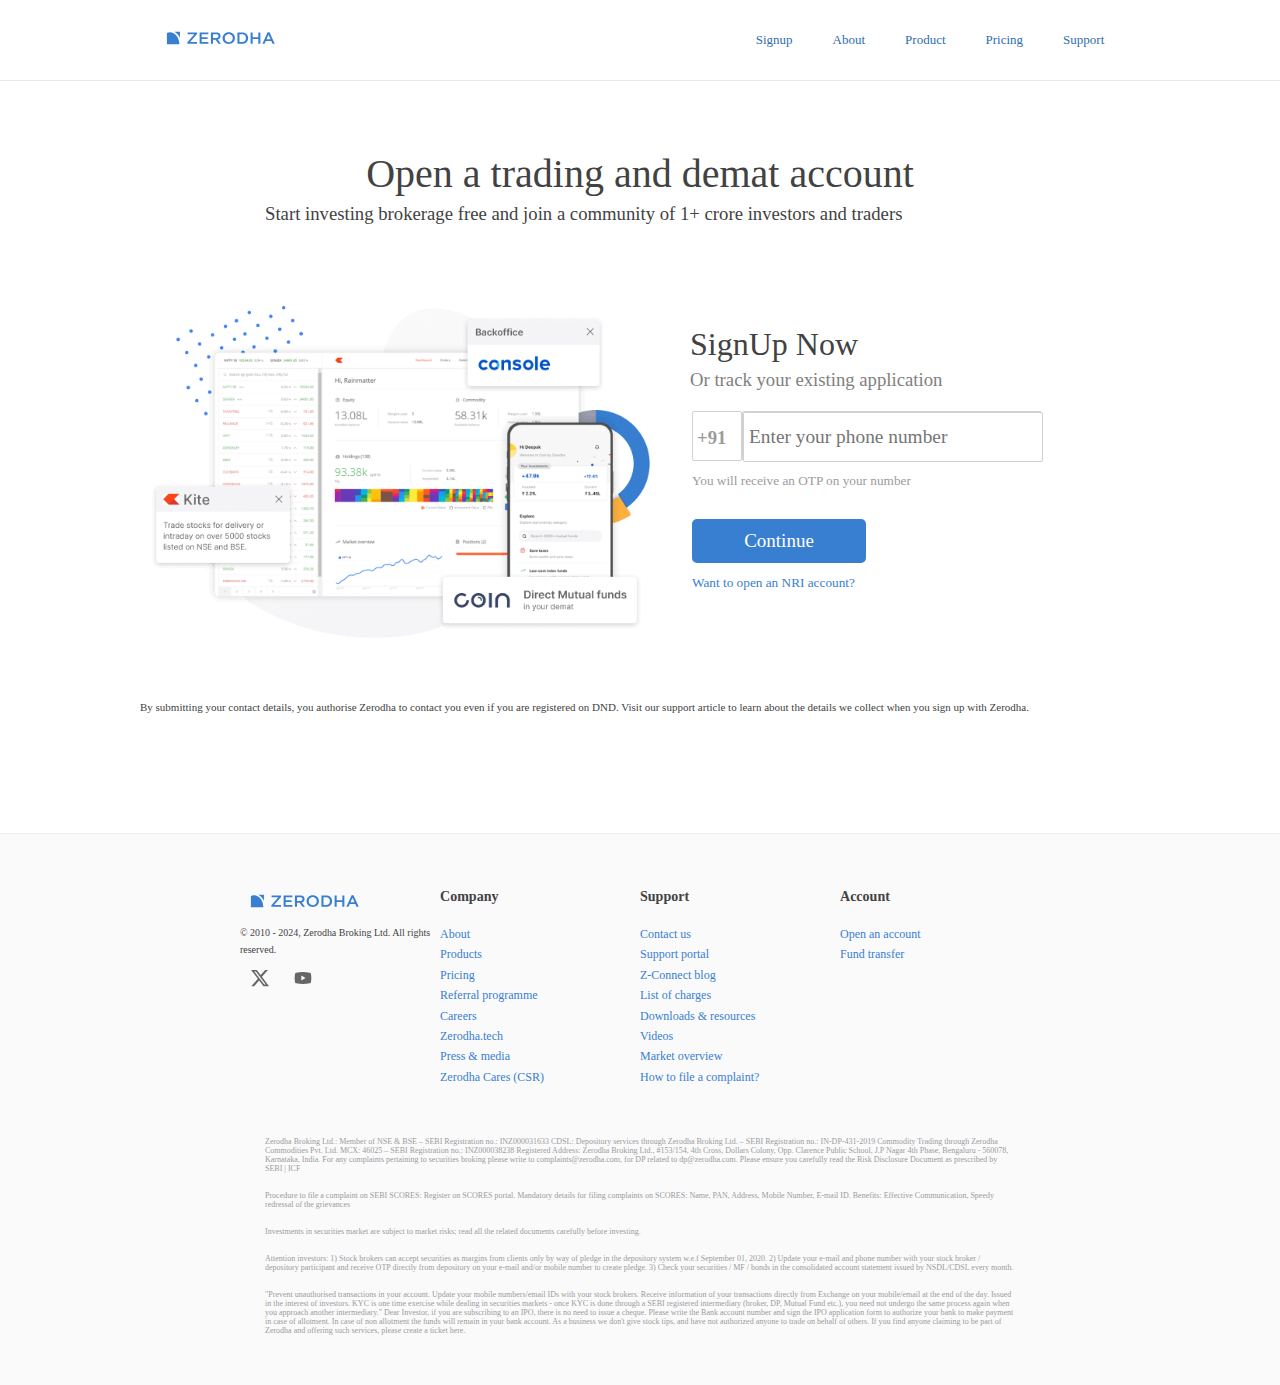
<file: signupPageTwo.html>
<!DOCTYPE html>
<html lang="en">

<head>
    <meta charset="UTF-8">
    <meta name="viewport" content="width=device-width, initial-scale=1.0">
    <title>Signup and open a Zerodha trading and demat account online and start investing – Zerodha</title>
    <link rel="stylesheet type=" text/css" href="style.css">
    <link rel="icon" type="image/png" href="/images/download.jpeg">
</head>

<body>
    <div class="main">
        <nav class="navbar">
            <div class="container">
                <div class="logo">
                    <a href="index.html"><img src="/images/logo.svg"></a>
                </div>
                <ul class="items">
                    <li class="item"><a href="/signupPageTwo.html"> Signup </a></li>
                    <li class="item"><a href="/about.html"> About </a></li>
                    <li class="item"><a href="/product.html"> Product </a></li>
                    <li class="item"><a href="/pricing.html"> Pricing </a></li>
                    <li class="item"><a href="/support.html"> Support </a></li>
                </ul>
            </div>
        </nav>

        <h1 style="margin-top: 150px;">Open a trading and demat account</h1>
        <h3 style="width: 1000px;margin-left: 250px;font-weight: 300;">Start investing brokerage free and join a
            community of 1+ crore investors and traders</h3>


        <div class="signuppage">
            <img style="width: 500px;" src="/images/account_open.png">
            <div class="rightsignup">
                <div class="signupinfo">
                    <h2 style="padding-bottom: 0; padding-top: 30px; padding-left: 30px;">SignUp Now</h2>
                    <h3 style="font-weight: 300; color: grey;padding-left: 30px;">Or track your existing application
                    </h3>
                </div>

                <div style="padding-left: 32px;" class="inputbox">
                    <div class="smallboxes">
                        <h3 style="color: #9b9b9b;padding-left: 4px;padding-top: 9px;">+91</h3>
                    </div>
                    <div class="bigboxes">
                        <input style="padding-left: 5px;" type="text" value="" placeholder="Enter your phone number" class="bigboxes">
                    </div>
                </div>

                <h5 style="font-weight: 400;color: #9b9b9b;padding-left: 32px;padding-top: 12px;">You will receive an
                    OTP on your number</h5>

                <div style="padding-left: 32px;" class="btnbox">
                    <button type="button" class="button">Continue</button>
                </div>

                <h5 style="font-weight: 400;color: #387ed1;padding-left: 32px;padding-top: 12px;cursor: pointer;">Want to open an NRI
                    account?</h5>

            </div>
        </div>

        <h4 style="width: 1000px;margin-top: 50px; font-size: 11px;">By submitting your contact details, you authorise
            Zerodha to contact you even if you are registered on DND. Visit our support article to learn about the
            details we collect when you sign up with Zerodha.</h4>


        <div class="footer">
            <div class="finalfooter">
                <div class="footertop">
                    <div class="column">
                        <div class="info">
                            <img class="footerlogo" src="/images/logo.svg">
                            <h5 class="trademark">© 2010 - 2024, Zerodha Broking Ltd. All rights reserved.</h5>
                            <img class="twitter" src="/images/x-twitter.svg">
                            <img class="youtube" src="/images/youtube.svg">
                        </div>
                    </div>
                    <div class="column">
                        <h3>Company</h3>
                        <p class="footerelem">About</p>
                        <p class="footerelem">Products</p>
                        <p class="footerelem">Pricing</p>
                        <p class="footerelem">Referral programme</p>
                        <p class="footerelem">Careers</p>
                        <p class="footerelem">Zerodha.tech</p>
                        <p class="footerelem">Press & media</p>
                        <p class="footerelem">Zerodha Cares (CSR)</p>
                    </div>
                    <div class="column">
                        <h3>Support</h3>
                        <p class="footerelem">Contact us</p>
                        <p class="footerelem">Support portal</p>
                        <p class="footerelem">Z-Connect blog</p>
                        <p class="footerelem">List of charges
                        </p>
                        <p class="footerelem">Downloads & resources</p>
                        <p class="footerelem">Videos</p>
                        <p class="footerelem">Market overview</p>
                        <p class="footerelem">How to file a complaint?</p>
                    </div>
                    <div class="column">
                        <h3>Account</h3>
                        <p class="footerelem">Open an account</p>
                        <p class="footerelem">Fund transfer</p>
                    </div>
                </div>
            </div>

            <div class="footerbottom">
                <p class="informationfooter">Zerodha Broking Ltd.: Member of NSE​ &amp;​ BSE – SEBI Registration no.:
                    INZ000031633 CDSL:
                    Depository services through Zerodha Broking Ltd. – SEBI Registration no.: IN-DP-431-2019
                    Commodity Trading through Zerodha Commodities Pvt. Ltd. MCX: 46025 – SEBI Registration no.:
                    INZ000038238 Registered Address: Zerodha Broking Ltd., #153/154, 4th Cross, Dollars Colony, Opp.
                    Clarence Public School, J.P Nagar 4th Phase, Bengaluru - 560078, Karnataka, India. For any
                    complaints pertaining to securities broking please write to complaints@zerodha.com, for DP
                    related to dp@zerodha.com. Please ensure you carefully read the Risk Disclosure Document as
                    prescribed by SEBI | ICF</p>

                <br>

                <p class="informationfooter">
                    Procedure to file a complaint on SEBI SCORES: Register on SCORES portal. Mandatory details for
                    filing complaints on SCORES: Name, PAN, Address, Mobile Number, E-mail ID. Benefits: Effective
                    Communication, Speedy redressal of the grievances

                </p>

                <br>

                <p class="informationfooter">Investments in securities market are subject to market risks; read all the
                    related documents carefully before investing.</p>

                <br>

                <p class="informationfooter">Attention investors: 1) Stock brokers can accept securities as margins from
                    clients only by way of pledge in the depository system w.e.f September 01, 2020. 2) Update your
                    e-mail and phone number with your stock broker / depository participant and receive OTP directly
                    from depository on your e-mail and/or mobile number to create pledge. 3) Check your securities / MF
                    / bonds in the consolidated account statement issued by NSDL/CDSL every month.</p>

                <br>

                <p class="informationfooter">"Prevent unauthorised transactions in your account. Update your mobile
                    numbers/email IDs with your stock brokers. Receive information of your transactions directly from
                    Exchange on your mobile/email at the end of the day. Issued in the interest of investors. KYC is one
                    time exercise while dealing in securities markets - once KYC is done through a SEBI registered
                    intermediary (broker, DP, Mutual Fund etc.), you need not undergo the same process again when you
                    approach another intermediary." Dear Investor, if you are subscribing to an IPO, there is no need to
                    issue a cheque. Please write the Bank account number and sign the IPO application form to authorize
                    your bank to make payment in case of allotment. In case of non allotment the funds will remain in
                    your bank account. As a business we don't give stock tips, and have not authorized anyone to trade
                    on behalf of others. If you find anyone claiming to be part of Zerodha and offering such services,
                    please create a ticket here.</p>
            </div>

        </div>
    </div>
</body>

</html>
</file>
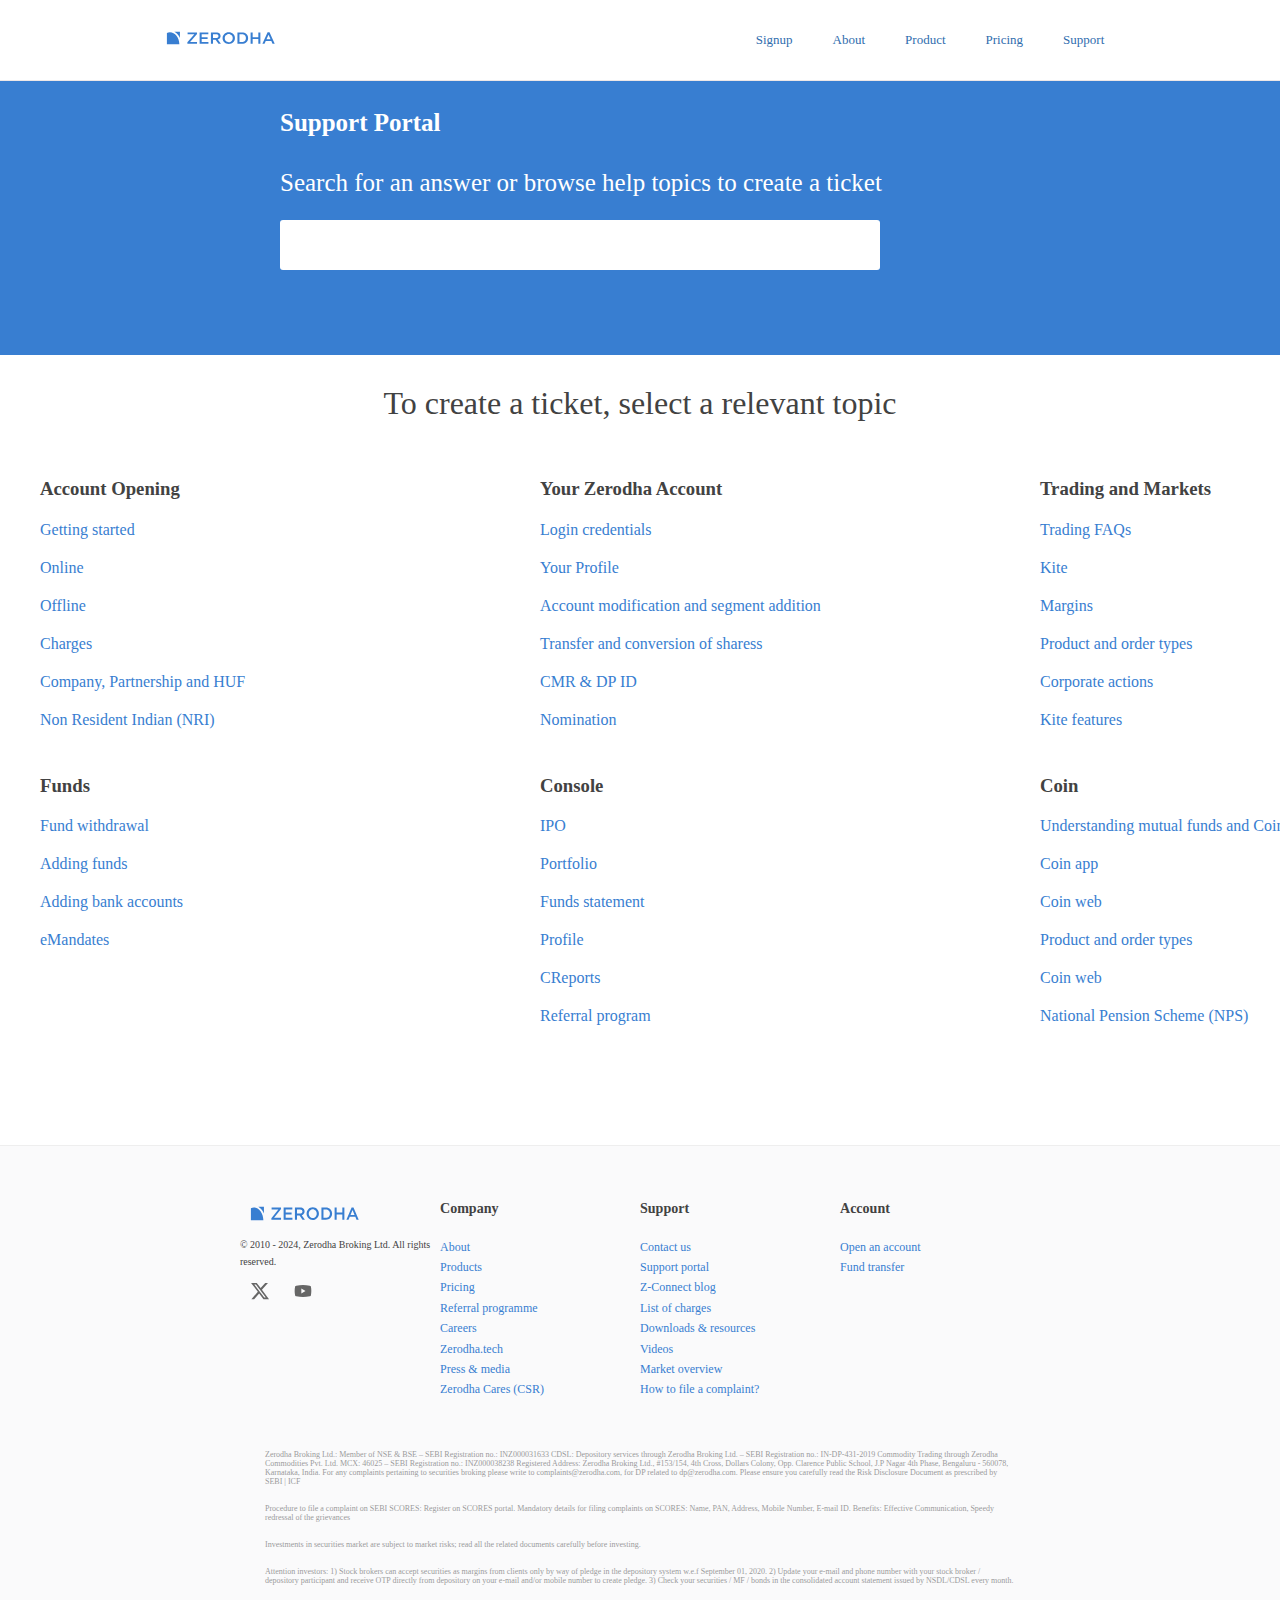
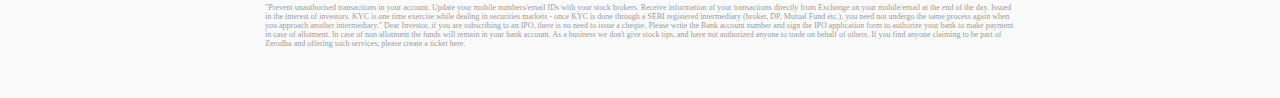
<file: support.html>
<!DOCTYPE html>
<html lang="en">

<head>
    <meta charset="UTF-8">
    <meta name="viewport" content="width=device-width, initial-scale=1.0">
    <title>Zerodha-Support Portal</title>
    <link rel="stylesheet type=" text/css" href="style.css">
    <link rel="icon" type="image/png" href="/images/download.jpeg">
</head>

<body>
    <div class="main">
        <nav class="navbar">
            <div class="container">
                <div class="logo">
                    <a href="index.html"><img src="/images/logo.svg"></a>
                </div>
                <ul class="items">
                    <li class="item"><a href="/signupPageTwo.html"> Signup </a></li>
                    <li class="item"><a href="/about.html"> About </a></li>
                    <li class="item"><a href="/product.html"> Product </a></li>
                    <li class="item"><a href="/pricing.html"> Pricing </a></li>
                    <li class="item"><a href="/support.html"> Support </a></li>
                </ul>
            </div>
        </nav>

        <div class="faqsection" style="width: 100%;height : 500px;background-color: #387ed1;padding: 100px 0 85px 0;">

            <h3 style="font-size: 25px;color: #fff;padding-left: 280px;">Support Portal</h3>

            <h4 style="font-size: 25px;color: #fff;padding-left: 280px;width: 950px;">Search for an answer or browse
                help topics to create a ticket</h4>


            <input style="width: 600px;height: 50px;border: 0px; margin-left: 280px;border-radius: 3px;color:gray" type="search-text"
                value=" ">


        </div>

        <h2 style="text-align: center;margin-top: 30px;font-weight: 450;">To create a ticket, select a relevant topic
        </h2>

        <div class="firstrowAO" style="display: flex;justify-content: center;align-items: center;margin-top: 20px;">
            <div style="padding-left: 300px;">
                <h3>Account Opening</h3>
                <p style="margin-bottom: 20px;">Getting started</p>
                <p style="margin-bottom: 20px;">Online</p>
                <p style="margin-bottom: 20px;">Offline</p>
                <p style="margin-bottom: 20px;">Charges</p>
                <p style="margin-bottom: 20px;">Company, Partnership and HUF</p>
                <p style="margin-bottom: 20px;">Non Resident Indian (NRI)</p>
            </div>
            <div>
                <h3>Your Zerodha Account</h3>
                <p style="margin-bottom: 20px;">Login credentials</p>
                <p style="margin-bottom: 20px;">Your Profile</p>
                <p style="margin-bottom: 20px;">Account modification and segment addition</p>
                <p style="margin-bottom: 20px;">Transfer and conversion of sharess</p>
                <p style="margin-bottom: 20px;">CMR & DP ID</p>
                <p style="margin-bottom: 20px;">Nomination</p>
            </div>
            <div>
                <h3>Trading and Markets
                </h3>
                <p style="margin-bottom: 20px;">Trading FAQs
                </p>
                <p style="margin-bottom: 20px;">Kite</p>
                <p style="margin-bottom: 20px;">Margins </p>
                <p style="margin-bottom: 20px;">Product and order types</p>
                <p style="margin-bottom: 20px;">Corporate actions</p>
                <p style="margin-bottom: 20px;">Kite features
                </p>
            </div>
        </div>

        <div class="firstrowAO" style="display: flex;justify-content: center;;margin-top: 20px;">
            <div style="padding-left: 300px;">
                <h3> Funds</h3>
                <p style="margin-bottom: 20px;">Fund withdrawal</p>
                <p style="margin-bottom: 20px;">Adding funds</p>
                <p style="margin-bottom: 20px;">Adding bank accounts</p>
                <p style="margin-bottom: 20px;">eMandates</p>

            </div>
            <div>
                <h3>Console
                </h3>
                <p style="margin-bottom: 20px;">IPO</p>
                <p style="margin-bottom: 20px;">Portfolio</p>
                <p style="margin-bottom: 20px;">Funds statement</p>
                <p style="margin-bottom: 20px;">Profile</p>
                <p style="margin-bottom: 20px;">CReports</p>
                <p style="margin-bottom: 20px;">Referral program</p>
            </div>
            <div>
                <h3>Coin
                </h3>
                <p style="margin-bottom: 20px;">Understanding mutual funds and Coin

                </p>
                <p style="margin-bottom: 20px;">Coin app</p>
                <p style="margin-bottom: 20px;">Coin web
                </p>
                <p style="margin-bottom: 20px;">Product and order types</p>
                <p style="margin-bottom: 20px;">Coin web
                </p>
                <p style="margin-bottom: 20px;">National Pension Scheme (NPS)
                </p>
            </div>
        </div>

        <div class="footer">
            <div class="finalfooter">
                <div class="footertop">
                    <div class="column">
                        <div class="info">
                            <img class="footerlogo" src="/images/logo.svg">
                            <h5 class="trademark">© 2010 - 2024, Zerodha Broking Ltd. All rights reserved.</h5>
                            <img class="twitter" src="/images/x-twitter.svg">
                            <img class="youtube" src="/images/youtube.svg">
                        </div>
                    </div>
                    <div class="column">
                        <h3>Company</h3>
                        <p class="footerelem">About</p>
                        <p class="footerelem">Products</p>
                        <p class="footerelem">Pricing</p>
                        <p class="footerelem">Referral programme</p>
                        <p class="footerelem">Careers</p>
                        <p class="footerelem">Zerodha.tech</p>
                        <p class="footerelem">Press & media</p>
                        <p class="footerelem">Zerodha Cares (CSR)</p>
                    </div>
                    <div class="column">
                        <h3>Support</h3>
                        <p class="footerelem">Contact us</p>
                        <p class="footerelem">Support portal</p>
                        <p class="footerelem">Z-Connect blog</p>
                        <p class="footerelem">List of charges
                        </p>
                        <p class="footerelem">Downloads & resources</p>
                        <p class="footerelem">Videos</p>
                        <p class="footerelem">Market overview</p>
                        <p class="footerelem">How to file a complaint?</p>
                    </div>
                    <div class="column">
                        <h3>Account</h3>
                        <p class="footerelem">Open an account</p>
                        <p class="footerelem">Fund transfer</p>
                    </div>
                </div>
            </div>

            <div class="footerbottom">
                <p class="informationfooter">Zerodha Broking Ltd.: Member of NSE​ &amp;​ BSE – SEBI Registration no.:
                    INZ000031633 CDSL:
                    Depository services through Zerodha Broking Ltd. – SEBI Registration no.: IN-DP-431-2019
                    Commodity Trading through Zerodha Commodities Pvt. Ltd. MCX: 46025 – SEBI Registration no.:
                    INZ000038238 Registered Address: Zerodha Broking Ltd., #153/154, 4th Cross, Dollars Colony, Opp.
                    Clarence Public School, J.P Nagar 4th Phase, Bengaluru - 560078, Karnataka, India. For any
                    complaints pertaining to securities broking please write to complaints@zerodha.com, for DP
                    related to dp@zerodha.com. Please ensure you carefully read the Risk Disclosure Document as
                    prescribed by SEBI | ICF</p>

                <br>

                <p class="informationfooter">
                    Procedure to file a complaint on SEBI SCORES: Register on SCORES portal. Mandatory details for
                    filing complaints on SCORES: Name, PAN, Address, Mobile Number, E-mail ID. Benefits: Effective
                    Communication, Speedy redressal of the grievances

                </p>

                <br>

                <p class="informationfooter">Investments in securities market are subject to market risks; read all the
                    related documents carefully before investing.</p>

                <br>

                <p class="informationfooter">Attention investors: 1) Stock brokers can accept securities as margins from
                    clients only by way of pledge in the depository system w.e.f September 01, 2020. 2) Update your
                    e-mail and phone number with your stock broker / depository participant and receive OTP directly
                    from depository on your e-mail and/or mobile number to create pledge. 3) Check your securities / MF
                    / bonds in the consolidated account statement issued by NSDL/CDSL every month.</p>

                <br>

                <p class="informationfooter">"Prevent unauthorised transactions in your account. Update your mobile
                    numbers/email IDs with your stock brokers. Receive information of your transactions directly from
                    Exchange on your mobile/email at the end of the day. Issued in the interest of investors. KYC is one
                    time exercise while dealing in securities markets - once KYC is done through a SEBI registered
                    intermediary (broker, DP, Mutual Fund etc.), you need not undergo the same process again when you
                    approach another intermediary." Dear Investor, if you are subscribing to an IPO, there is no need to
                    issue a cheque. Please write the Bank account number and sign the IPO application form to authorize
                    your bank to make payment in case of allotment. In case of non allotment the funds will remain in
                    your bank account. As a business we don't give stock tips, and have not authorized anyone to trade
                    on behalf of others. If you find anyone claiming to be part of Zerodha and offering such services,
                    please create a ticket here.</p>
            </div>

        </div>


    </div>
</body>

</html>
</file>
<file: style.css>
* {
    margin: 0;
    padding: 0;
    box-sizing: border-box;
    /* overflow: hidden; */
    font-family: Inter;
}

html,
body {
    width: 100%;
    height: 100%;
}

.main {
    height: 100%;
    width: 100%;
    display: flex;
    flex-direction: column;
    align-items: center;
}

.navbar {
    width: 100%;
    height: 9%;
    display: flex;
    justify-content: center;
    align-items: center;
    gap: 2rem;
    border-bottom: 1px solid #ede7e7;
    position: fixed;
    background-color: #fff;
}

.container {
    display: flex;
    align-items: center;
    justify-content: space-between;
}

img {
    width: 110px;
    margin: 10px;
}

ul {
    display: flex;
    align-items: center;
    padding-left: 450px;
    list-style: none;
}

.item {
    font-size: 13px;
    color: gray;
    padding: 20px;
}

.mainimage {
    width: 50%;
    padding-top: 100px;
}

.maincontent {
    display: flex;
    flex-direction: column;
    align-items: center;
    padding-top: 50px;
}

h1 {
    color: #424242;
    font-weight: 500;
    font-size: 2.5rem;
}

.online {
    color: #424242;
    font-weight: 400;
    padding-top: 20px;
    text-align: center;
}

button {
    width: 174px;
    height: 44px;
    font-size: 19px;
    color: #fff;
    background-color: #387ed1;
    border-style: none;
    border-radius: 5px;
    margin-top: 30px;
}

button:hover {
    background-color: #1b3b63;
    cursor: pointer;
}

.secondcontainer {
    display: flex;
    justify-content: center;
    align-items: center;
    width: 60%;
    padding-top: 100px;
    padding-bottom: 100px;
}

.trophyimage {
    width: 400px;
}

.rightcontent {
    display: flex;
    flex-direction: column;
    justify-content: center;
    width: 80%;
    padding-left: 100px;
}

h2 {
    font-size: 2rem;
    font-weight: 500;
    color: #424242;
    display: block;
    padding-bottom: 30px;
    text-align: left;
}

h3 {
    width: 500px;
    line-height: 1.8;
    margin-bottom: 15px;
    color: #424242;
    font-weight: 550;
    display: block;
}

h4 {
    width: 500px;
    line-height: 1.8;
    margin-bottom: 15px;
    color: #424242;
    font-weight: 400;
    display: block;
}

.features1,
.features2 {
    display: flex;
    flex-direction: column;
    list-style: disc;
    justify-content: flex-start;
    padding: 20px;
    color: #424242;
    font-weight: 400;
}

.features1 {
    padding-left: 20px;
}

.awardimage {
    width: 500px;
}

.featureshere {
    display: flex;
    padding-bottom: 10px;
    /* padding: 20px; */
}

.details {
    margin-top: 10px;
}

.thirdcontainer {
    display: flex;
    justify-content: center;
    padding-top: 40px;
}

.leftsidecontent {
    margin-right: 50px;
}

.ecosystum {
    width: 590px;
    height: 580px;
    margin-bottom: 50px;
}

.gimmick {
    width: 400px;
}

.rightlinks {
    display: flex;
    flex-direction: column;
    justify-content: center;
    align-items: center;
}

.anchorlinks {
    display: flex;

}

p {
    color: #387ed1;
    text-decoration: none;
    font-weight: 500;
    margin-right: 50px;
}

.fourthcontainer {
    display: flex;
    margin-top: 130px;
}

.unbeatable {
    display: flex;
    flex-direction: column;
    margin-right: 50px;
}

.pricing {
    width: 250px;
    height: 190px;
    background-color: #fff;
    border: 1px solid #ccc;
    border-radius: 5px;
    display: flex;
    flex-direction: column;
    justify-content: center;
    align-items: center;
}

.freeequity {
    width: 190px;
    text-align: center;
    margin-top: 50px;
}

.zerorupees {
    margin-top: 20px;
    font-weight: 500;
}

.twentyrupees {
    margin-bottom: 8px;
}

.varsity {
    width: 400px;
    padding-right: 50px;
}

.fifthcontainer {
    display: flex;
    justify-content: center;
    align-items: center;
    margin-top: 130px;
}

.varsity {
    margin-bottom: 20px;
}

.varsityright {
    padding-left: 100px;
}

.sixthcontainer {
    margin-top: 130px;
    display: flex;
    flex-direction: column;
    align-items: center;
}

.Modern {
    text-align: center;
    margin-top: 35px;
    display: inline;
}

.footer {
    width: 100%;
    background-color: #fafafb;
    border-top: 1px solid #eee;
    color: #424242;
    margin-bottom: 10px;
    margin-top: 100px;
}

.twitter,
.youtube {
    width: 20px;
}

.trademark {
    font-weight: 400;
}

/* .footerlogo {
    padding-right: 20px;
} */

.footertop {
    display: flex;
    justify-content: center;
    width: 1000px;
}

.column {
    width: 20%;
    line-height: 1.7;
    font-weight: 300;
    font-size: 12px;
    /* padding-right: 10px; */
    padding-top: 50px;
}

.informationfooter {
    display: block;
    font-size: 8px;
    width: 800px;
    color: #9b9b9b;
    padding-left: 50px;
}

.footerbottom {
    display: flex;
    flex-direction: column;
    justify-content: center;
    align-items: center;
    margin-top: 50px;
    margin-bottom: 50px;
}

.finalfooter {
    display: flex;
    justify-content: center;
}

a:link {
    color: rgb(48, 109, 174);
    background-color: transparent;
    text-decoration: none;
}

a:visited {
    color: rgb(49, 143, 176);
    background-color: transparent;
    text-decoration: none;
}
 

a:active {
    color: rgb(255, 255, 255);
    background-color: transparent;
    text-decoration: underline;
}

.maincontainer {
    width: 100%;
    height: 100%;
}

.signuppage {
    display: flex;
    width: 1000px;
    margin-top: 50px;
}


.signupinfo {
    display: flex;
    flex-direction: column;
}

.inputbox {
    display: flex;
    width: 344px;
}

.smallboxes {
    height: 50px;
    width: 50px;
    border: 1px solid #d1d1d1;
    color: #9b9b9b;
    font-size: 1em;
    background-color: #fff;
    border-radius: 2px;

}

.bigboxes {
    height: 50px;
    width: 300px;
    /* border: 1px solid #ccc; */
    font-size: 1.1em;
    color: #9b9b9b;
    background-color: #fff;
    border: 1px solid #d1d1d1;
    border-radius: 2px;
}

.kitecontainer,.consolecontainer,.coincontainer,.kiteconnectcontainer,.varsitycontainer{
    display: flex;
    margin-top: 120px;
}

.kitecontainerright,.coincontainerright,.varsitycontainerright{
    margin-left:100px;
    margin-top: 50px;
}

.trydemo{
    display: flex;
    margin-bottom: 15px;
}

.consolecontainerleft,.kiteconnectcontainerleft{
    margin-top: 170px;
    margin-right: 100px;
}

.zerodhauniverse{
    display: flex;
    flex-direction: column;
    justify-content: center;
    align-items: center;
}

hr{
    border-color: #f1f1f1;
    opacity: 20%;
}

.mainrowzero{
    display: flex;
    margin-top: 100px;
}

.firstcolumn{
    display: flex;
    flex-direction: column;
    /* justify-content: center; */
    align-items: center;
    margin-left: 30px;
    margin-right: 30px;
}

.containerfirst{
    display: flex;
    padding-top: 80px;
}
</file>
